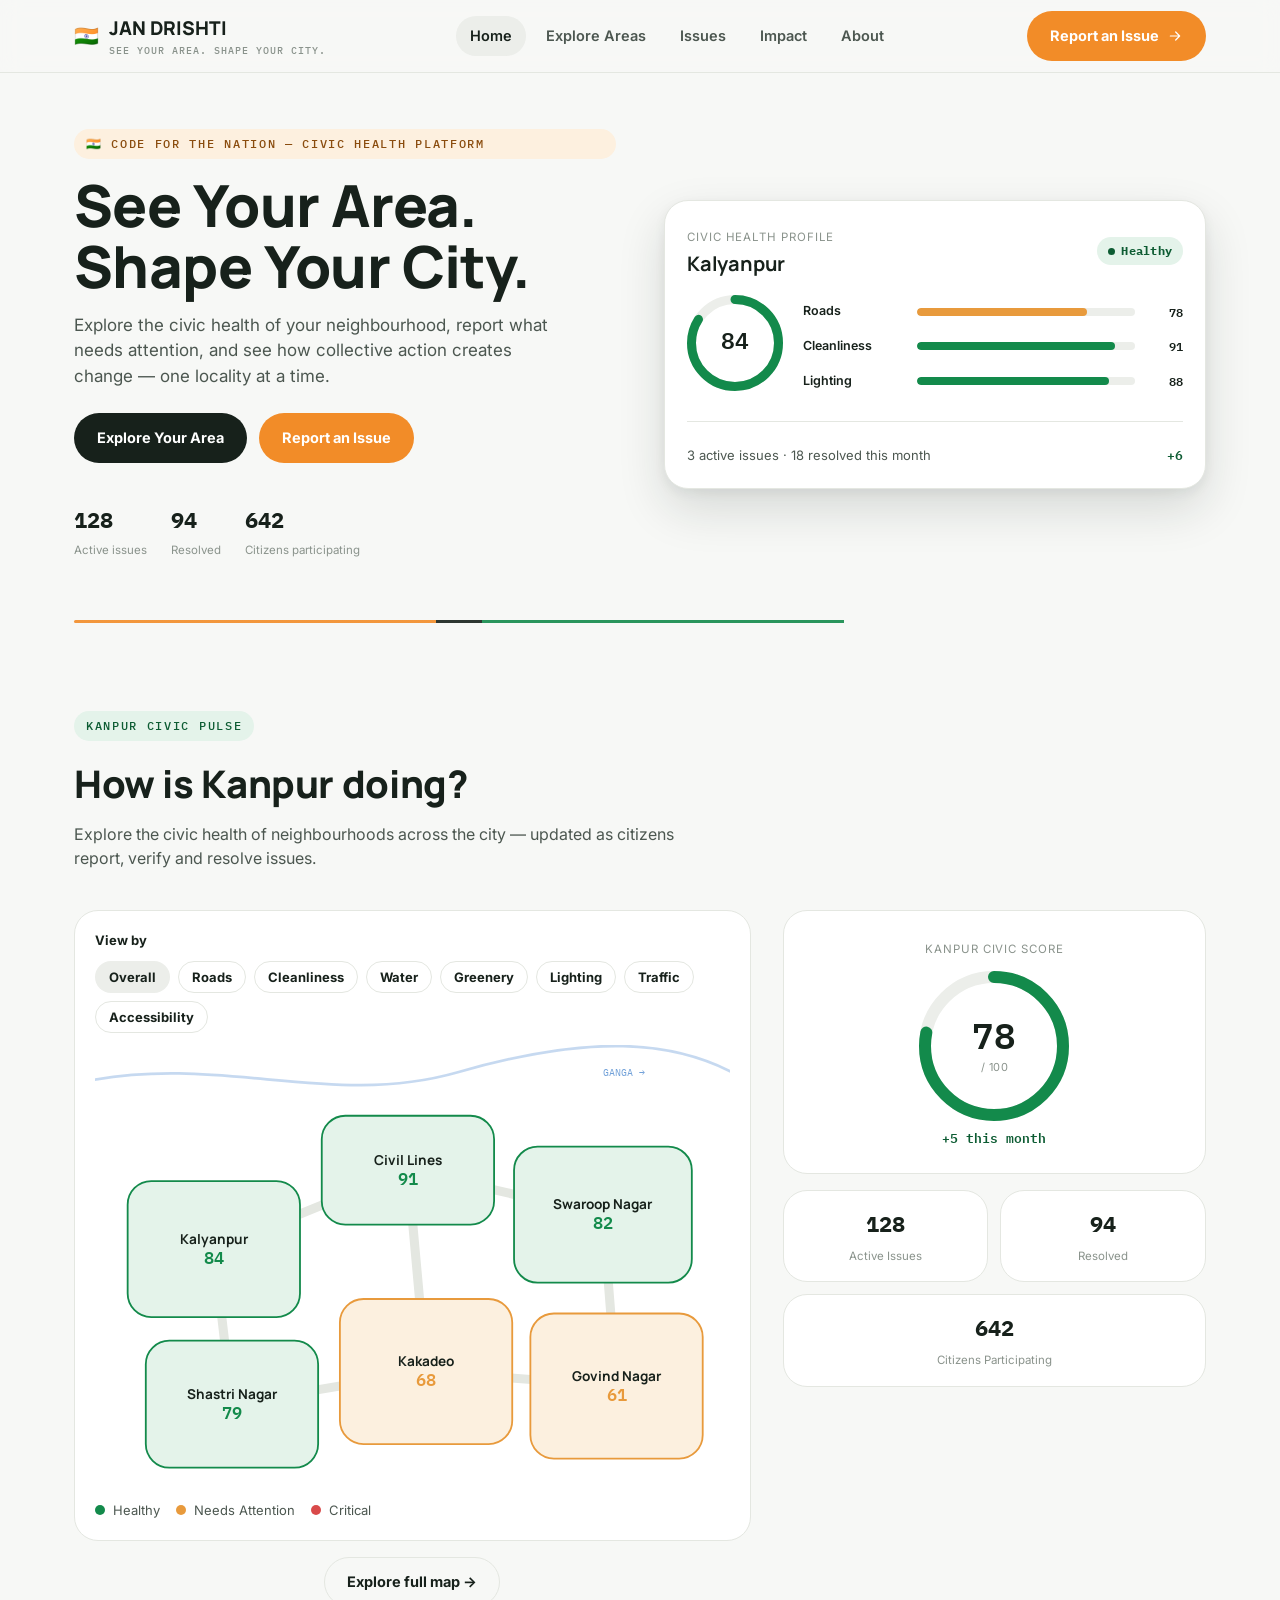
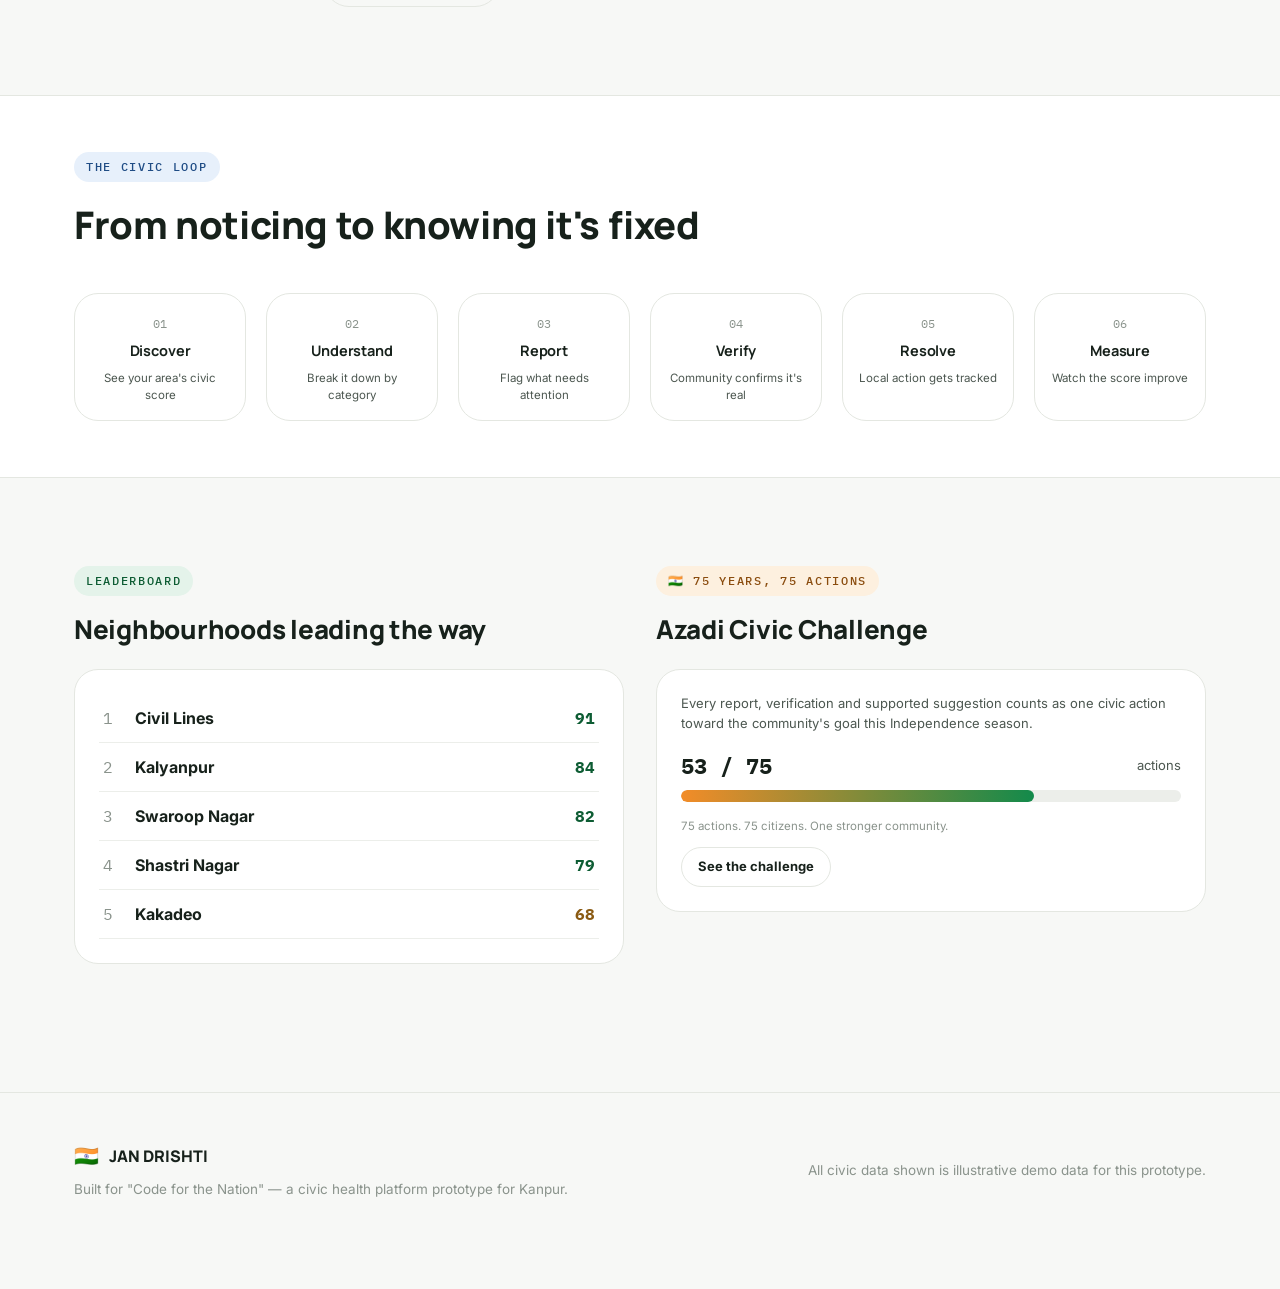
<file: index.html>
<!DOCTYPE html>
<html lang="en">
<head>
<meta charset="UTF-8">
<meta name="viewport" content="width=device-width, initial-scale=1.0">
<title>Jan Drishti — See Your Area. Shape Your City.</title>
<link rel="stylesheet" href="css/style.css">
</head>
<body>

<header class="site-header" id="site-header"></header>

<!-- header -->
<section class="section" style="padding-top:56px;padding-bottom:60px;">
  <div class="wrap">
    <div class="grid grid-2" style="align-items:center;gap:48px;">
      <div class="stack gap-16 reveal">
        <span class="eyebrow saffron">🇮🇳 Code for the Nation — Civic Health Platform</span>
        <h1 style="font-size:clamp(38px,5.4vw,58px);font-weight:800;line-height:1.05;">
          See Your Area.<br>Shape Your City.
        </h1>
        <p class="muted" style="font-size:17px;max-width:480px;">
          Explore the civic health of your neighbourhood, report what needs attention, and see how collective action creates change — one locality at a time.
        </p>
        <div class="flex gap-12 mt-8" style="flex-wrap:wrap;">
          <a href="areas.html" class="btn btn-primary">Explore Your Area</a>
          <a href="report.html" class="btn btn-saffron">Report an Issue</a>
        </div>
        <div class="flex gap-24 mt-24" style="flex-wrap:wrap;">
          <div><span class="mono bold" style="font-size:22px;">128</span><br><span class="tiny faint">Active issues</span></div>
          <div><span class="mono bold" style="font-size:22px;">94</span><br><span class="tiny faint">Resolved</span></div>
          <div><span class="mono bold" style="font-size:22px;">642</span><br><span class="tiny faint">Citizens participating</span></div>
        </div>
      </div>

      <div class="reveal">
        <div class="card" style="padding:22px;box-shadow:var(--shadow-lg);">
          <div class="flex-between mb-16">
            <div>
              <span class="tiny faint" style="text-transform:uppercase;letter-spacing:.08em;">Civic Health Profile</span>
              <h3 style="font-size:20px;margin-top:2px;">Kalyanpur</h3>
            </div>
            <span class="status green">Healthy</span>
          </div>
          <div class="flex-between" style="align-items:center;">
            <div id="heroRing"></div>
            <div class="stack gap-8" style="flex:1;margin-left:20px;">
              <div class="cat-row" style="padding:4px 0;"><span class="cat-name" style="width:100px;font-size:12.5px;">Roads</span><div class="cat-track"><div class="cat-fill" style="width:78%;background:var(--orange);"></div></div><span class="cat-score" style="font-size:12px;">78</span></div>
              <div class="cat-row" style="padding:4px 0;"><span class="cat-name" style="width:100px;font-size:12.5px;">Cleanliness</span><div class="cat-track"><div class="cat-fill" style="width:91%;background:var(--green);"></div></div><span class="cat-score" style="font-size:12px;">91</span></div>
              <div class="cat-row" style="padding:4px 0;"><span class="cat-name" style="width:100px;font-size:12.5px;">Lighting</span><div class="cat-track"><div class="cat-fill" style="width:88%;background:var(--green);"></div></div><span class="cat-score" style="font-size:12px;">88</span></div>
            </div>
          </div>
          <hr class="divider">
          <div class="flex-between small">
            <span class="muted">3 active issues · 18 resolved this month</span>
            <span class="delta up">+6</span>
          </div>
        </div>
      </div>
    </div>
  </div>
</section>

<div class="wrap"><div class="pulse-rule"></div></div>

<!-- ============ KANPUR CIVIC PULSE ============ -->
<section class="section" id="pulse">
  <div class="wrap">
    <div class="section-head reveal">
      <span class="eyebrow">Kanpur Civic Pulse</span>
      <h2>How is Kanpur doing?</h2>
      <p>Explore the civic health of neighbourhoods across the city — updated as citizens report, verify and resolve issues.</p>
    </div>

    <div class="grid" style="grid-template-columns:1.6fr 1fr;gap:32px;align-items:start;">
      <div class="reveal">
        <div class="card" style="padding:20px;">
          <div class="flex-between mb-12" style="flex-wrap:wrap;gap:10px;">
            <span class="small bold">View by</span>
            <div class="flex gap-8" id="mapFilters" style="flex-wrap:wrap;"></div>
          </div>
          <div id="mapContainer" style="height:440px;"></div>
          <div class="flex gap-16 mt-16 small muted" style="flex-wrap:wrap;">
            <span class="flex gap-8" style="align-items:center;"><span style="width:10px;height:10px;border-radius:50%;background:var(--green);display:inline-block;"></span>Healthy</span>
            <span class="flex gap-8" style="align-items:center;"><span style="width:10px;height:10px;border-radius:50%;background:var(--orange);display:inline-block;"></span>Needs Attention</span>
            <span class="flex gap-8" style="align-items:center;"><span style="width:10px;height:10px;border-radius:50%;background:var(--red);display:inline-block;"></span>Critical</span>
          </div>
        </div>
        <div class="flex-center mt-16"><a href="areas.html" class="btn btn-outline">Explore full map →</a></div>
      </div>

      <div class="stack gap-16 reveal">
        <div class="card" style="text-align:center;">
          <span class="tiny faint" style="text-transform:uppercase;letter-spacing:.08em;">Kanpur Civic Score</span>
          <div class="flex-center mt-12" id="cityRing"></div>
          <div class="delta up mt-8" style="display:inline-block;">+5 this month</div>
        </div>
        <div class="grid grid-2" style="gap:12px;">
          <div class="card" style="text-align:center;padding:16px;">
            <span class="mono bold" style="font-size:22px;">128</span>
            <div class="tiny faint mt-8">Active Issues</div>
          </div>
          <div class="card" style="text-align:center;padding:16px;">
            <span class="mono bold" style="font-size:22px;">94</span>
            <div class="tiny faint mt-8">Resolved</div>
          </div>
          <div class="card" style="text-align:center;padding:16px;grid-column:1/-1;">
            <span class="mono bold" style="font-size:22px;">642</span>
            <div class="tiny faint mt-8">Citizens Participating</div>
          </div>
        </div>
      </div>
    </div>
  </div>
</section>

<!-- ============ HOW IT WORKS ============ -->
<section class="section-tight" style="background:var(--bg-raised);border-top:1px solid var(--line);border-bottom:1px solid var(--line);">
  <div class="wrap">
    <div class="section-head reveal"><span class="eyebrow blue">The civic loop</span><h2>From noticing to knowing it's fixed</h2></div>
    <div class="grid loop-grid" id="loopSteps"></div>
  </div>
</section>

<!-- ============ LEADERBOARD PREVIEW ============ -->
<section class="section">
  <div class="wrap">
    <div class="grid grid-2" style="gap:32px;">
      <div class="reveal">
        <div class="section-head" style="margin-bottom:20px;"><span class="eyebrow">Leaderboard</span><h2 style="font-size:26px;">Neighbourhoods leading the way</h2></div>
        <div class="card stack" id="leaderList"></div>
      </div>
      <div class="reveal">
        <div class="section-head" style="margin-bottom:20px;"><span class="eyebrow saffron">🇮🇳 75 years, 75 actions</span><h2 style="font-size:26px;">Azadi Civic Challenge</h2></div>
        <div class="card">
          <p class="muted small">Every report, verification and supported suggestion counts as one civic action toward the community's goal this Independence season.</p>
          <div class="flex-between mt-16 mb-8">
            <span class="mono bold" style="font-size:22px;" id="azadiCount">53 / 75</span>
            <span class="small muted">actions</span>
          </div>
          <div class="cat-track" style="height:12px;"><div class="cat-fill" id="azadiBar" style="width:0%;background:linear-gradient(90deg,var(--saffron),var(--green));"></div></div>
          <p class="tiny faint mt-16">75 actions. 75 citizens. One stronger community.</p>
          <a href="impact.html#azadi" class="btn btn-outline btn-sm mt-12">See the challenge</a>
        </div>
      </div>
    </div>
  </div>
</section>

<footer class="site-footer" id="site-footer"></footer>
<nav class="bottom-nav" id="bottom-nav"></nav>

<script src="js/data.js"></script>
<script src="js/app.js"></script>
<script src="js/map.js"></script>
<script>
  renderChrome('home');

  document.getElementById('heroRing').innerHTML = ringGauge({score:84, size:96, stroke:9, label:''});

  const cityTone = scoreTone(CITY.score);
  document.getElementById('cityRing').innerHTML = ringGauge({score:CITY.score, size:150, stroke:12, label:'/ 100'});

  // map + filters
  const filters = [
    ["overall","Overall"], ["roads","Roads"], ["cleanliness","Cleanliness"], ["water","Water"],
    ["greenery","Greenery"], ["lighting","Lighting"], ["traffic","Traffic"], ["accessibility","Accessibility"]
  ];
  const filterWrap = document.getElementById('mapFilters');
  filterWrap.innerHTML = filters.map(([k,l],i)=>`<button class="btn btn-sm ${i===0?'btn-ghost':'btn-outline'}" data-f="${k}" style="padding:7px 13px;">${l}</button>`).join('');
  const mapApi = renderCivicMap(document.getElementById('mapContainer'), { onSelect:(id)=> location.href = `area.html?id=${id}` });
  filterWrap.querySelectorAll('button').forEach(btn=>{
    btn.addEventListener('click', ()=>{
      filterWrap.querySelectorAll('button').forEach(b=>{ b.classList.remove('btn-ghost'); b.classList.add('btn-outline'); });
      btn.classList.remove('btn-outline'); btn.classList.add('btn-ghost');
      mapApi.setFilter(btn.dataset.f);
    });
  });

  // loop steps
  const loop = [
    ["Discover","See your area's civic score"],
    ["Understand","Break it down by category"],
    ["Report","Flag what needs attention"],
    ["Verify","Community confirms it's real"],
    ["Resolve","Local action gets tracked"],
    ["Measure","Watch the score improve"]
  ];
  document.getElementById('loopSteps').innerHTML = loop.map((s,i)=>`
    <div class="card reveal" style="padding:16px;text-align:center;">
      <span class="mono faint tiny">0${i+1}</span>
      <h4 style="font-size:14.5px;margin-top:6px;">${s[0]}</h4>
      <p class="tiny muted mt-8">${s[1]}</p>
    </div>`).join('');

  // leaderboard preview (top 5)
  document.getElementById('leaderList').innerHTML = LEADERBOARD.slice(0,5).map((a,i)=>`
    <a href="area.html?id=${a.id}" class="flex-between" style="padding:12px 4px;border-bottom:1px solid var(--line-soft);text-decoration:none;color:inherit;">
      <span class="flex gap-12" style="align-items:center;">
        <span class="mono faint" style="width:20px;">${i+1}</span>
        <span class="bold">${a.name}</span>
      </span>
      <span class="mono bold tone-${scoreTone(a.score)}">${a.score}</span>
    </a>`).join('');

  document.getElementById('azadiCount').textContent = `${STATE.azadi} / 75`;
  document.getElementById('azadiBar').style.width = '0%';
  requestAnimationFrame(()=> requestAnimationFrame(()=>{
    document.getElementById('azadiBar').style.width = (STATE.azadi/75*100)+'%';
  }));

  animateRings(); initReveal();
</script>
</body>
</html>
</file>
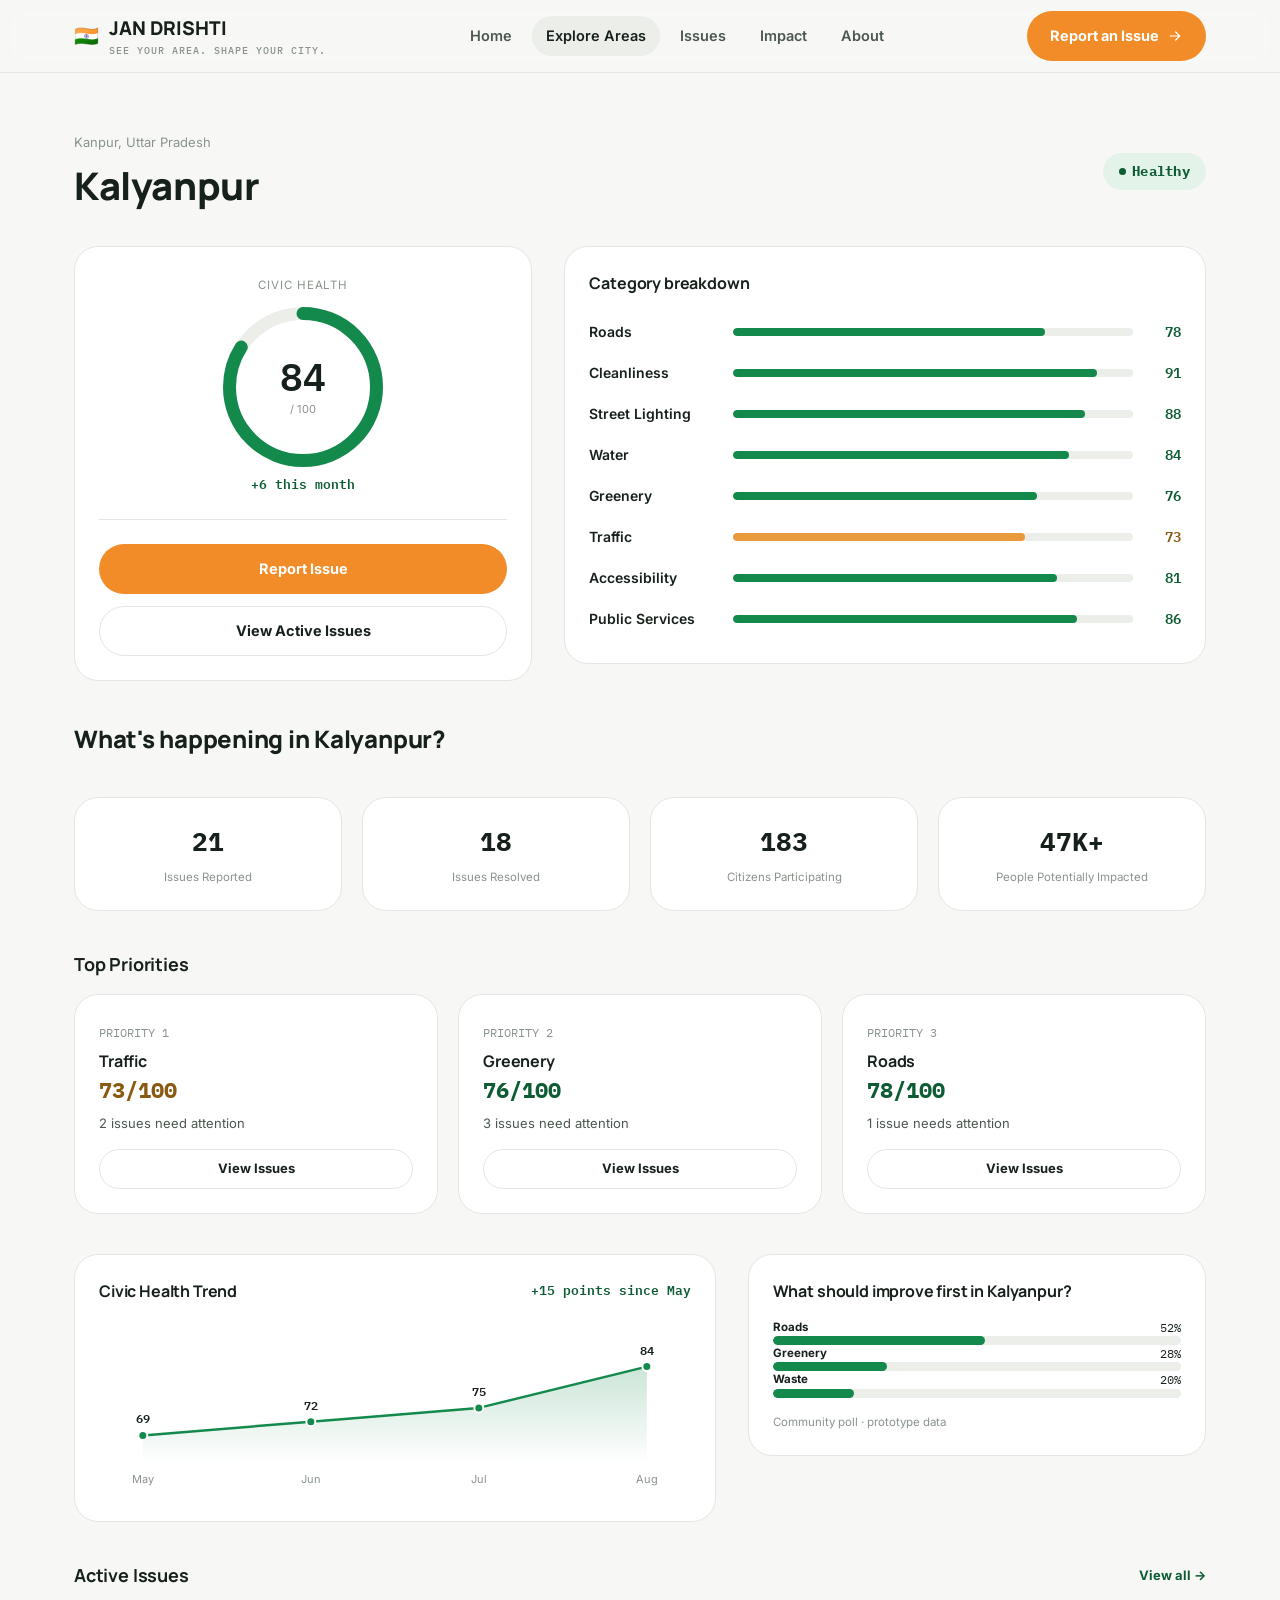
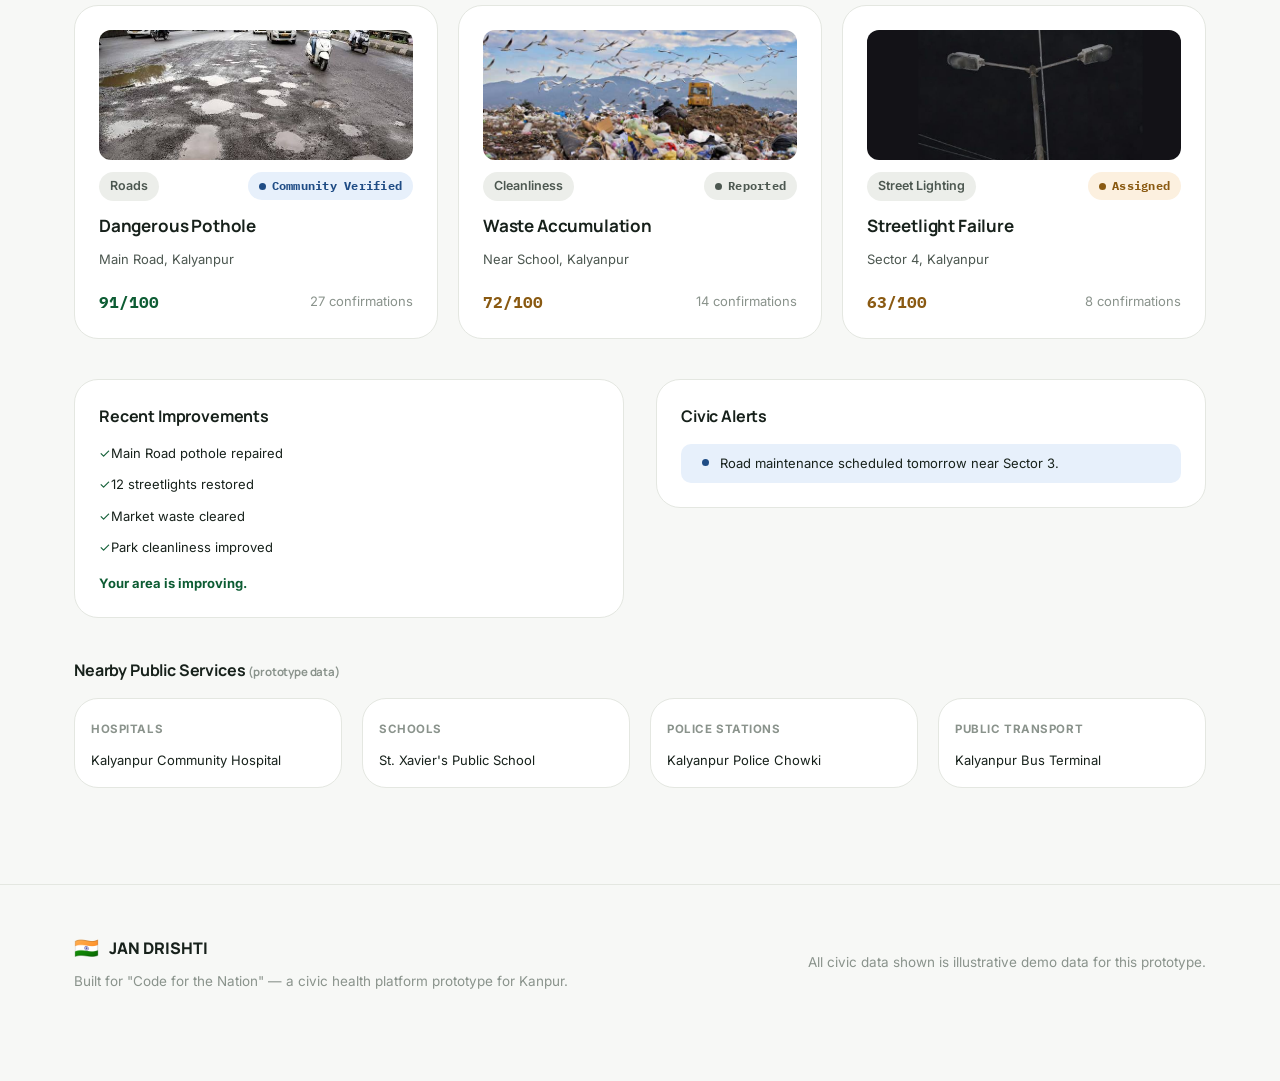
<file: area.html>
<!DOCTYPE html>
<html lang="en">
<head>
<meta charset="UTF-8">
<meta name="viewport" content="width=device-width, initial-scale=1.0">
<title>Area Profile — Jan Drishti</title>
<link rel="stylesheet" href="css/style.css">
</head>
<body>
<header class="site-header" id="site-header"></header>

<section class="section-tight">
  <div class="wrap">

    <!-- ===== Area header ===== -->
    <div class="grid" style="grid-template-columns:1fr auto;gap:24px;align-items:center;" id="areaHead"></div>

    <div class="grid" style="grid-template-columns:1fr 1.4fr;gap:32px;margin-top:32px;align-items:start;">
      <div class="card reveal in" style="text-align:center;">
        <span class="tiny faint" style="text-transform:uppercase;letter-spacing:.08em;">Civic Health</span>
        <div class="flex-center mt-12" id="areaRing"></div>
        <div class="delta mt-8" id="areaDelta" style="display:inline-block;"></div>
        <hr class="divider">
        <div class="flex gap-12">
          <a href="report.html" class="btn btn-saffron btn-block" id="reportBtn">Report Issue</a>
        </div>
        <a href="#activeIssues" class="btn btn-outline btn-block mt-12">View Active Issues</a>
      </div>

      <div class="card reveal in">
        <h3 class="mb-16" style="font-size:16px;">Category breakdown</h3>
        <div id="catBars"></div>
      </div>
    </div>

    <!-- ===== Overview stats ===== -->
    <div class="section-head mt-40 reveal" id="overviewHead"></div>
    <div class="grid grid-4 reveal" id="overviewStats"></div>

    <!-- ===== Top priorities ===== -->
    <div class="mt-40 reveal">
      <h3 class="mb-16" style="font-size:18px;">Top Priorities</h3>
      <div class="grid grid-3" id="priorities"></div>
    </div>

    <!-- ===== Trend ===== -->
    <div class="grid mt-40" style="grid-template-columns:1.4fr 1fr;gap:32px;align-items:start;">
      <div class="card reveal in">
        <div class="flex-between mb-8">
          <h3 style="font-size:16px;">Civic Health Trend</h3>
          <span class="delta up" id="trendDelta"></span>
        </div>
        <div id="trendBox"></div>
      </div>

      <div class="card reveal in" id="pollBox"></div>
    </div>

    <!-- ===== Active issues ===== -->
    <div class="mt-40 reveal" id="activeIssues">
      <div class="flex-between mb-16">
        <h3 style="font-size:18px;">Active Issues</h3>
        <a href="issues.html" class="small bold" style="color:var(--green-ink);">View all →</a>
      </div>
      <div class="grid grid-3" id="issuesGrid"></div>
    </div>

    <!-- ===== What's changed ===== -->
    <div class="grid mt-40" style="grid-template-columns:1fr 1fr;gap:32px;align-items:start;">
      <div class="card reveal in">
        <h3 class="mb-16" style="font-size:16px;">Recent Improvements</h3>
        <ul class="stack gap-12" id="improvements"></ul>
        <p class="small bold mt-16" style="color:var(--green-ink);">Your area is improving.</p>
      </div>
      <div class="card reveal in">
        <h3 class="mb-16" style="font-size:16px;">Civic Alerts</h3>
        <ul class="stack gap-10" id="alerts"></ul>
        <div id="noAlerts" class="muted small hidden">No active alerts for this area right now.</div>
      </div>
    </div>

    <!-- ===== Nearby services ===== -->
    <div class="mt-40 reveal">
      <h3 class="mb-16" style="font-size:16px;">Nearby Public Services <span class="tiny faint">(prototype data)</span></h3>
      <div class="grid grid-4" id="nearby"></div>
    </div>

  </div>
</section>

<footer class="site-footer" id="site-footer"></footer>
<nav class="bottom-nav" id="bottom-nav"></nav>

<script src="js/data.js"></script>
<script src="js/app.js"></script>
<script>
  renderChrome('areas');
  const area = findArea(qs('id')) || AREAS[0];
  document.title = `${area.name} — Jan Drishti`;

  document.getElementById('areaHead').innerHTML = `
    <div>
      <span class="faint small">${area.city}</span>
      <h1 style="font-size:clamp(28px,4vw,38px);font-weight:800;margin-top:4px;">${area.name}</h1>
    </div>
    <span class="status ${scoreTone(area.score)}" style="font-size:14px;padding:8px 16px;">${scoreTone(area.score)==='green'?'Healthy':scoreTone(area.score)==='orange'?'Needs Attention':'Critical'}</span>
  `;
  document.getElementById('areaRing').innerHTML = ringGauge({score:area.score, size:160, stroke:13, label:'/ 100'});
  const dEl = document.getElementById('areaDelta');
  dEl.textContent = `${area.delta>=0?'+':''}${area.delta} this month`;
  dEl.classList.add(area.delta>=0?'up':'down');
  document.getElementById('reportBtn').href = `report.html?area=${area.id}`;

  document.getElementById('catBars').innerHTML = categoryBars(area.categories);

  document.getElementById('overviewHead').innerHTML = `<h2 style="font-size:24px;">What's happening in ${area.name}?</h2>`;
  const areaIssues = issuesForArea(area.id);
  const overview = [
    [String(areaIssues.length + area.resolvedThisMonth), "Issues Reported"],
    [String(area.resolvedThisMonth), "Issues Resolved"],
    [String(area.citizens), "Citizens Participating"],
    [area.impacted, "People Potentially Impacted"]
  ];
  document.getElementById('overviewStats').innerHTML = overview.map(([num,lbl])=>`
    <div class="card" style="text-align:center;">
      <span class="mono bold" style="font-size:26px;">${num}</span>
      <div class="tiny faint mt-8">${lbl}</div>
    </div>`).join('');

  // top priorities = 3 lowest-scoring categories
  const sortedCats = Object.entries(area.categories).sort((a,b)=>a[1]-b[1]).slice(0,3);
  document.getElementById('priorities').innerHTML = sortedCats.map(([key,val],i)=>{
    const meta = CATEGORY_META[key];
    const relatedCount = areaIssues.filter(is=>is.category===key).length || (i+2);
    return `
    <div class="card">
      <span class="mono faint tiny">PRIORITY ${i+1}</span>
      <h4 style="font-size:16px;margin-top:6px;">${meta.label}</h4>
      <span class="mono bold tone-${scoreTone(val)}" style="font-size:22px;">${val}/100</span>
      <p class="small muted mt-8">${relatedCount} ${relatedCount===1?'issue needs':'issues need'} attention</p>
      <a href="issues.html?area=${area.id}&category=${key}" class="btn btn-outline btn-sm btn-block mt-16">View Issues</a>
    </div>`;
  }).join('');

  document.getElementById('trendBox').innerHTML = trendChart(area.trend);
  const first = area.trend[0][1], last = area.trend[area.trend.length-1][1];
  document.getElementById('trendDelta').textContent = `+${last-first} points since ${area.trend[0][0]}`;

  const poll = POLLS[area.id];
  const pollBox = document.getElementById('pollBox');
  if(poll){
    pollBox.innerHTML = `
      <h3 class="mb-16" style="font-size:16px;">${poll.question}</h3>
      <div class="stack gap-14" id="pollOptions"></div>
      <p class="tiny faint mt-16">Community poll · prototype data</p>`;
    document.getElementById('pollOptions').innerHTML = poll.options.map(([label,pct])=>`
      <div>
        <div class="flex-between tiny mb-4"><span class="bold">${label}</span><span class="mono">${pct}%</span></div>
        <div class="cat-track" style="height:9px;"><div class="cat-fill" style="width:${pct}%;background:var(--green);"></div></div>
      </div>`).join('');
  } else {
    pollBox.innerHTML = `
      <h3 class="mb-16" style="font-size:16px;">Suggest an improvement</h3>
      <p class="small muted">Have an idea for ${area.name}? Community suggestions with the most support get flagged as area priorities.</p>
      <a href="impact.html#suggestions" class="btn btn-outline btn-sm mt-16">Suggest an idea</a>`;
  }

  const issuesGrid = document.getElementById('issuesGrid');
  const activeArr = areaIssues.filter(i=>!i.resolved);
  issuesGrid.innerHTML = activeArr.length ? activeArr.map(issueCard).join('') : `<p class="muted small">No active issues reported in ${area.name} right now.</p>`;
  issuesGrid.addEventListener('click', (e)=>{
    const card = e.target.closest('.issue-card');
    if(card) location.href = `issues.html?issue=${card.dataset.id}`;
  });

  document.getElementById('improvements').innerHTML = area.improvements.length
    ? area.improvements.map(t=>`<li class="flex gap-10 small" style="align-items:flex-start;"><span style="color:var(--green-ink);flex-shrink:0;">✓</span><span>${t}</span></li>`).join('')
    : `<li class="muted small">No recent improvements logged yet.</li>`;

  const alertsList = document.getElementById('alerts');
  if(area.alerts.length){
    alertsList.innerHTML = area.alerts.map(a=>`
      <li class="flex gap-10" style="align-items:flex-start;padding:10px;background:var(--${a.tone}-tint);border-radius:10px;">
        <span class="status ${a.tone}" style="flex-shrink:0;"></span>
        <span class="small">${a.text}</span>
      </li>`).join('');
  } else {
    document.getElementById('noAlerts').classList.remove('hidden');
  }

  document.getElementById('nearby').innerHTML = Object.entries(area.nearby).map(([cat,list])=>`
    <div class="card" style="padding:16px;">
      <span class="tiny bold faint" style="text-transform:uppercase;letter-spacing:.05em;">${cat}</span>
      <ul class="stack gap-6 mt-12 small">${list.map(n=>`<li>${n}</li>`).join('')}</ul>
    </div>`).join('');

  animateRings(); animateBars(); initReveal();
</script>
</body>
</html>
</file>
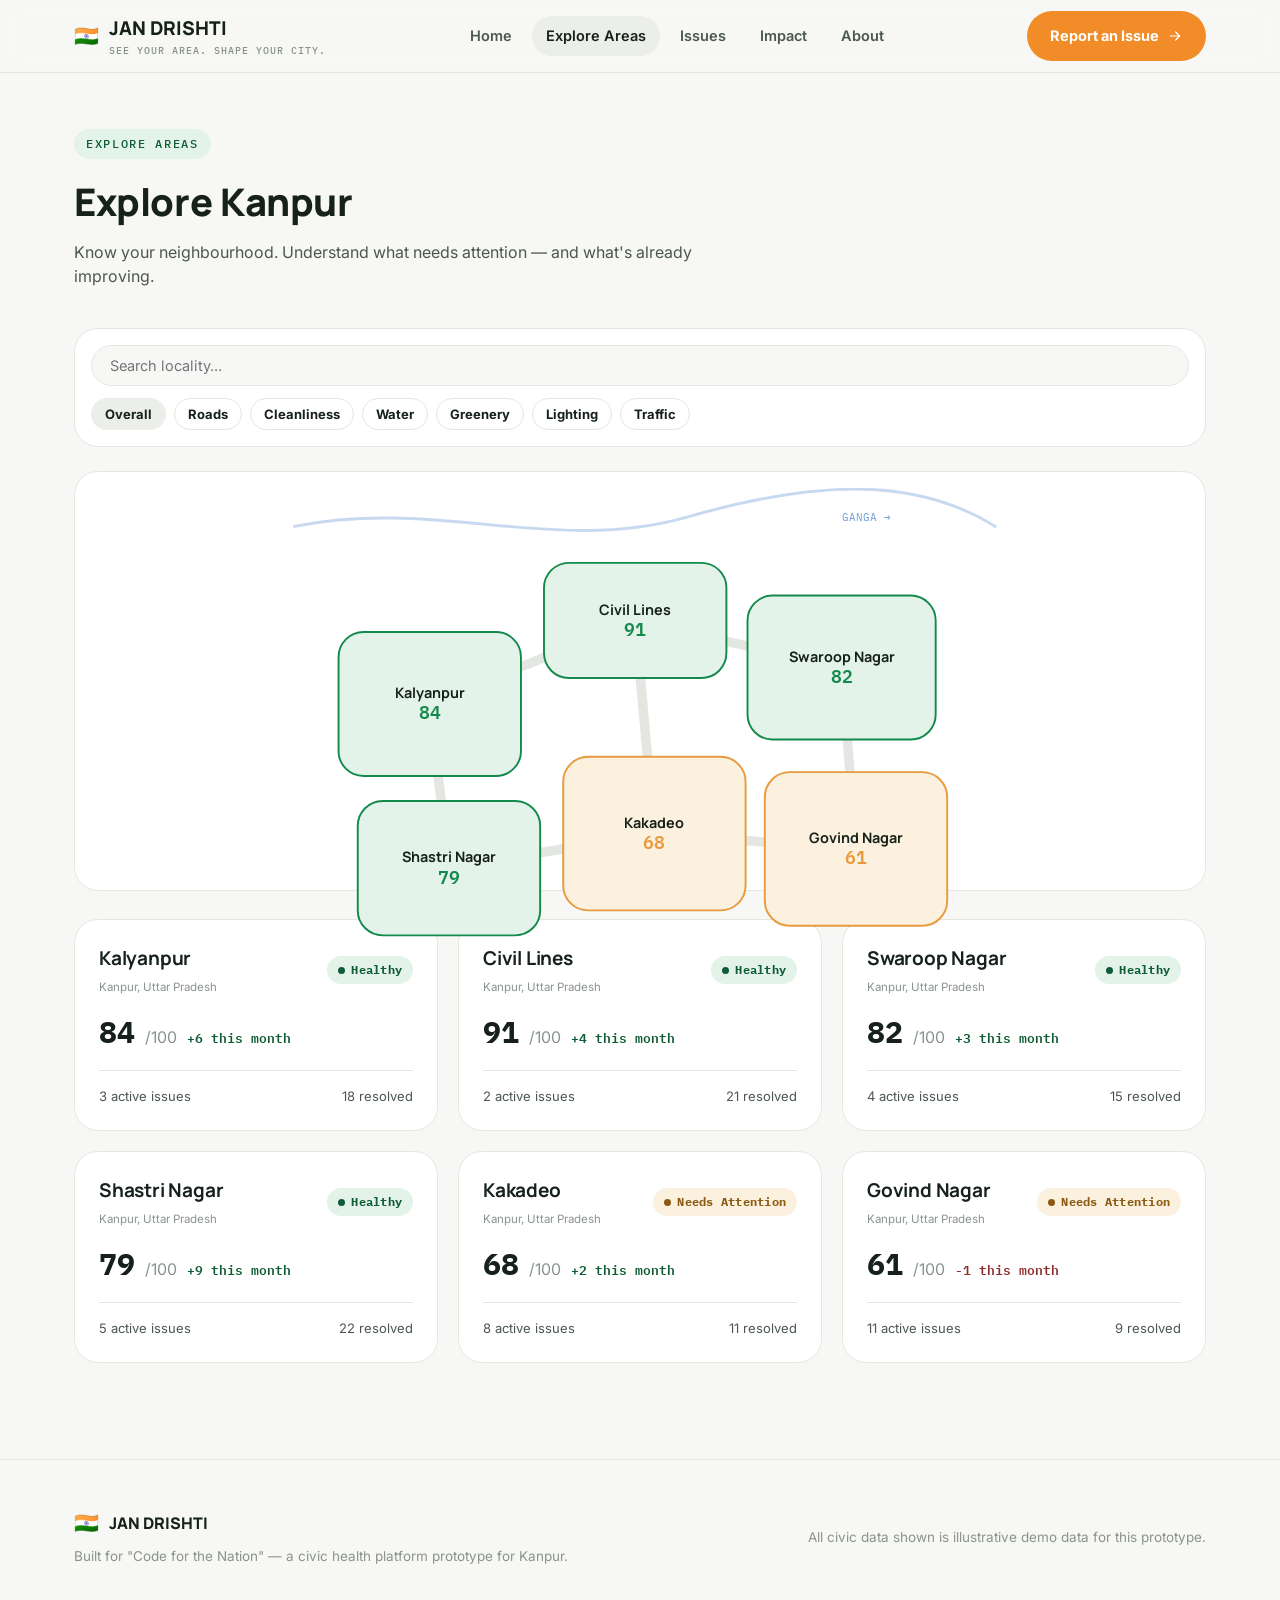
<file: areas.html>
<!DOCTYPE html>
<html lang="en">
<head>
<meta charset="UTF-8">
<meta name="viewport" content="width=device-width, initial-scale=1.0">
<title>Explore Kanpur — Jan Drishti</title>
<link rel="stylesheet" href="css/style.css">
</head>
<body>
<header class="site-header" id="site-header"></header>

<section class="section-tight">
  <div class="wrap">
    <div class="section-head reveal in">
      <span class="eyebrow">Explore Areas</span>
      <h2>Explore Kanpur</h2>
      <p>Know your neighbourhood. Understand what needs attention — and what's already improving.</p>
    </div>

    <div class="card" style="padding:16px;margin-bottom:24px;">
      <div class="flex gap-12" style="flex-wrap:wrap;align-items:center;">
        <input id="searchBox" type="text" placeholder="Search locality..." style="flex:1;min-width:200px;border:1px solid var(--line);border-radius:var(--r-pill);padding:11px 18px;font-size:14.5px;font-family:inherit;background:var(--bg);">
      </div>
      <div class="flex gap-8 mt-12" id="catFilters" style="flex-wrap:wrap;"></div>
    </div>

    <div id="mapMini" class="card reveal in" style="padding:16px;margin-bottom:28px;height:420px;"></div>

    <div class="grid grid-3" id="areaGrid"></div>
    <p id="emptyState" class="muted small hidden" style="text-align:center;padding:40px 0;">No localities match your search. Try another name.</p>
  </div>
</section>

<footer class="site-footer" id="site-footer"></footer>
<nav class="bottom-nav" id="bottom-nav"></nav>

<script src="js/data.js"></script>
<script src="js/app.js"></script>
<script src="js/map.js"></script>
<script>
  renderChrome('areas');

  const filters = [["overall","Overall"],["roads","Roads"],["cleanliness","Cleanliness"],["water","Water"],["greenery","Greenery"],["lighting","Lighting"],["traffic","Traffic"]];
  const catFilters = document.getElementById('catFilters');
  catFilters.innerHTML = filters.map(([k,l],i)=>`<button class="btn btn-sm ${i===0?'btn-ghost':'btn-outline'}" data-f="${k}" style="padding:7px 13px;">${l}</button>`).join('');
  const mapApi = renderCivicMap(document.getElementById('mapMini'), { onSelect:(id)=> location.href = `area.html?id=${id}` });
  let activeFilter = 'overall';
  catFilters.querySelectorAll('button').forEach(btn=>{
    btn.addEventListener('click', ()=>{
      catFilters.querySelectorAll('button').forEach(b=>{ b.classList.remove('btn-ghost'); b.classList.add('btn-outline'); });
      btn.classList.remove('btn-outline'); btn.classList.add('btn-ghost');
      activeFilter = btn.dataset.f;
      mapApi.setFilter(activeFilter);
      renderGrid();
    });
  });

  const grid = document.getElementById('areaGrid');
  const empty = document.getElementById('emptyState');
  function renderGrid(){
    const q = document.getElementById('searchBox').value.trim().toLowerCase();
    let list = AREAS.filter(a => a.name.toLowerCase().includes(q));
    if(activeFilter !== 'overall'){
      list = [...list].sort((a,b)=> b.categories[activeFilter] - a.categories[activeFilter]);
    }
    grid.innerHTML = list.map(areaCard).join('');
    empty.classList.toggle('hidden', list.length>0);
  }
  document.getElementById('searchBox').addEventListener('input', renderGrid);
  renderGrid();
  initReveal();
</script>
</body>
</html>
</file>
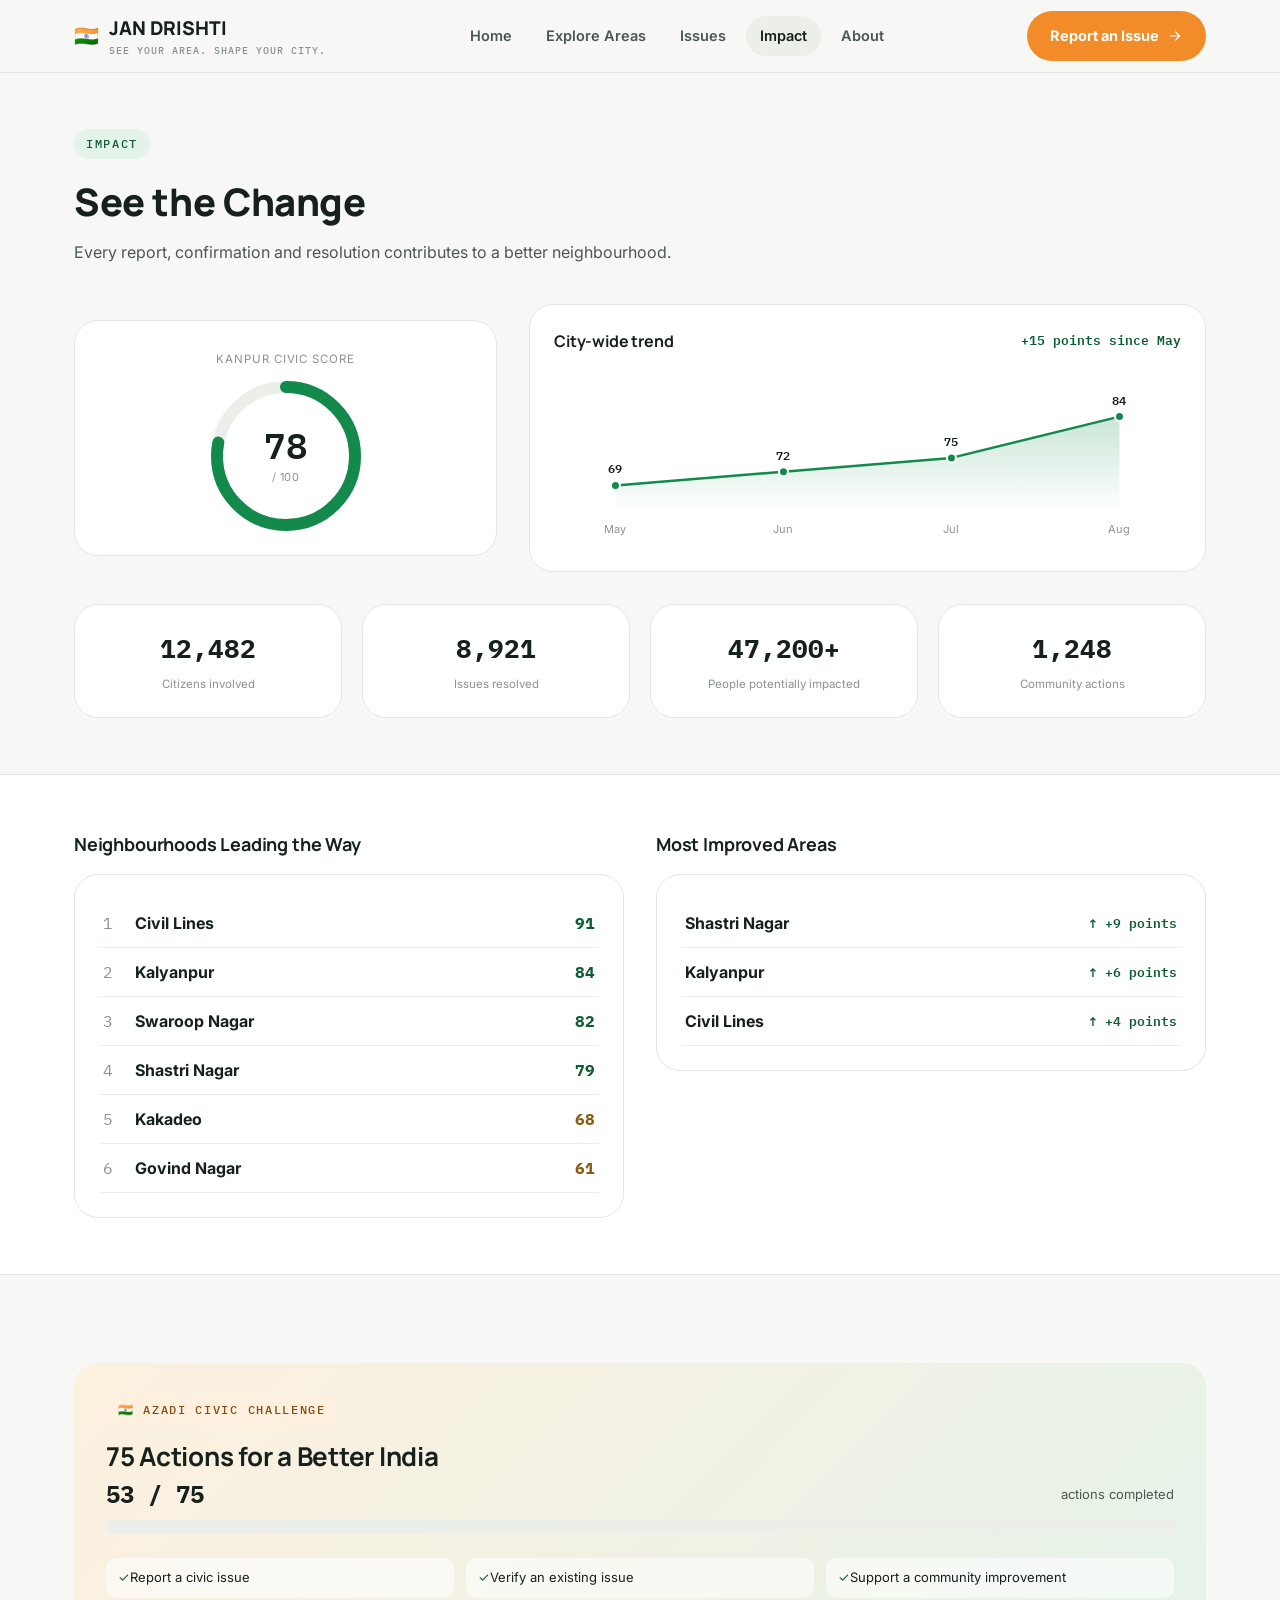
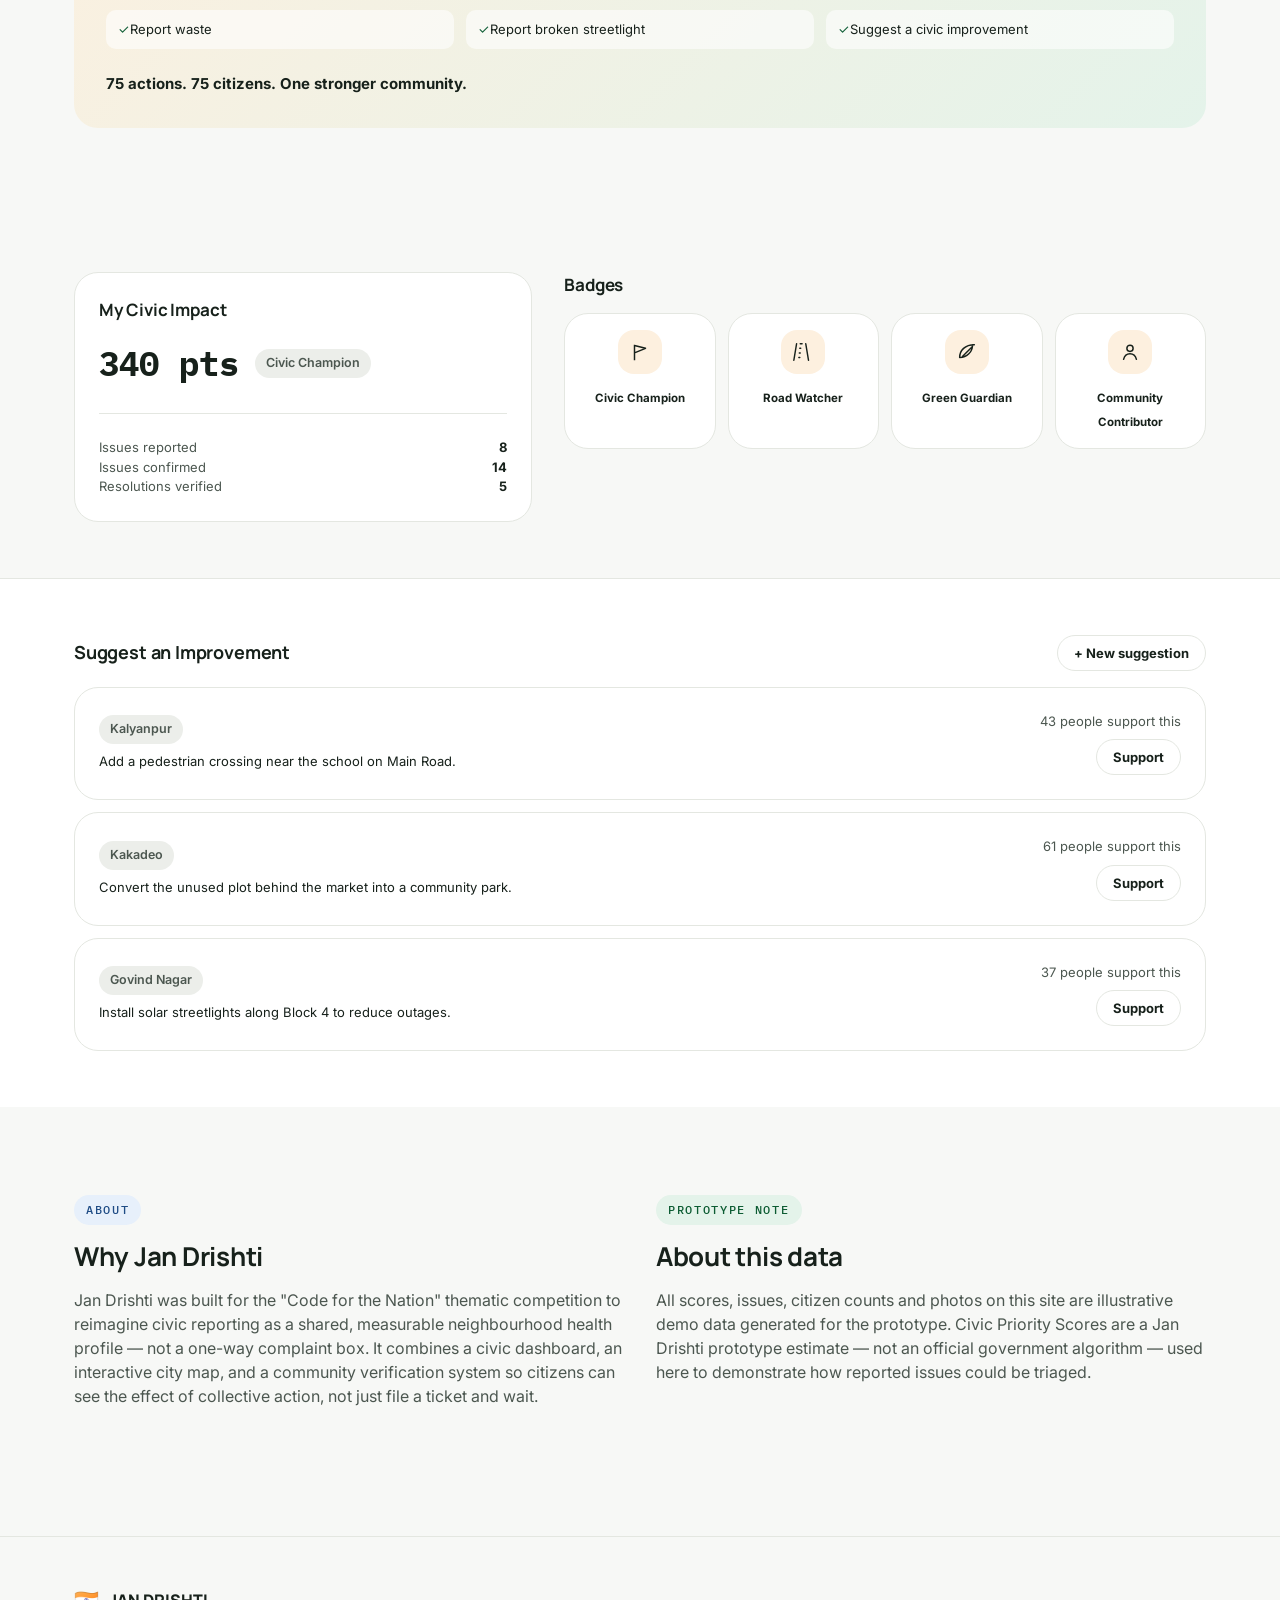
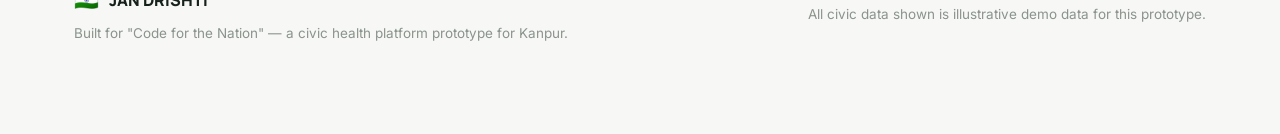
<file: impact.html>
<!DOCTYPE html>
<html lang="en">
<head>
<meta charset="UTF-8">
<meta name="viewport" content="width=device-width, initial-scale=1.0">
<title>See the Change — Jan Drishti</title>
<link rel="stylesheet" href="css/style.css">
</head>
<body>
<header class="site-header" id="site-header"></header>

<section class="section-tight">
  <div class="wrap">
    <div class="section-head reveal in">
      <span class="eyebrow">Impact</span>
      <h2>See the Change</h2>
      <p>Every report, confirmation and resolution contributes to a better neighbourhood.</p>
    </div>

    <div class="grid" style="grid-template-columns:1fr 1.6fr;gap:32px;align-items:center;">
      <div class="card reveal in" style="text-align:center;">
        <span class="tiny faint" style="text-transform:uppercase;letter-spacing:.08em;">Kanpur Civic Score</span>
        <div class="flex-center mt-12" id="cityRing"></div>
      </div>
      <div class="card reveal in">
        <div class="flex-between mb-8"><h3 style="font-size:16px;">City-wide trend</h3><span class="delta up">+15 points since May</span></div>
        <div id="cityTrend"></div>
      </div>
    </div>

    <div class="grid grid-4 mt-32 reveal" id="impactStats"></div>
  </div>
</section>

<!-- ===== leaderboard + most improved ===== -->
<section class="section-tight" style="background:var(--bg-raised);border-top:1px solid var(--line);border-bottom:1px solid var(--line);">
  <div class="wrap">
    <div class="grid grid-2" style="gap:32px;">
      <div class="reveal">
        <h3 class="mb-16" style="font-size:18px;">Neighbourhoods Leading the Way</h3>
        <div class="card stack" id="leaderList"></div>
      </div>
      <div class="reveal">
        <h3 class="mb-16" style="font-size:18px;">Most Improved Areas</h3>
        <div class="card stack" id="improvedList"></div>
      </div>
    </div>
  </div>
</section>

<!-- ===== Azadi challenge ===== -->
<section class="section" id="azadi">
  <div class="wrap">
    <div class="card reveal in" style="padding:32px;background:linear-gradient(135deg, var(--saffron-tint), var(--green-tint));border:none;">
      <span class="eyebrow saffron">🇮🇳 Azadi Civic Challenge</span>
      <h2 class="mt-12" style="font-size:26px;">75 Actions for a Better India</h2>
      <div class="flex-between mt-20 mb-8">
        <span class="mono bold" style="font-size:24px;" id="azadiCount"></span>
        <span class="muted small">actions completed</span>
      </div>
      <div class="cat-track" style="height:14px;"><div class="cat-fill" id="azadiBar" style="width:0%;background:linear-gradient(90deg,var(--saffron),var(--green));"></div></div>
      <div class="grid grid-3 mt-24" id="azadiActions" style="gap:12px;"></div>
      <p class="bold mt-24" style="font-size:15px;">75 actions. 75 citizens. One stronger community.</p>
    </div>
  </div>
</section>

<!-- ===== citizen profile ===== -->
<section class="section-tight">
  <div class="wrap">
    <div class="grid" style="grid-template-columns:1fr 1.4fr;gap:32px;align-items:start;">
      <div class="card reveal in">
        <h3 style="font-size:17px;">My Civic Impact</h3>
        <div class="flex gap-16 mt-16" style="align-items:center;">
          <span class="mono bold" style="font-size:34px;" id="myPoints"></span>
          <span class="tag" id="myBadge"></span>
        </div>
        <hr class="divider">
        <div class="stack gap-10 small" id="myActivity"></div>
      </div>
      <div class="reveal">
        <h3 class="mb-16" style="font-size:17px;">Badges</h3>
        <div class="grid grid-4" id="badgeGrid" style="gap:12px;"></div>
      </div>
    </div>
  </div>
</section>

<!-- ===== suggestions ===== -->
<section class="section-tight" id="suggestions" style="background:var(--bg-raised);border-top:1px solid var(--line);">
  <div class="wrap">
    <div class="flex-between mb-16" style="flex-wrap:wrap;gap:12px;">
      <h3 style="font-size:18px;">Suggest an Improvement</h3>
      <button class="btn btn-outline btn-sm" id="addSuggestionBtn">+ New suggestion</button>
    </div>
    <div class="stack gap-12" id="suggestionList"></div>
  </div>
</section>

<!-- ===== about ===== -->
<section class="section" id="about">
  <div class="wrap">
    <div class="grid" style="grid-template-columns:1fr 1fr;gap:32px;">
      <div class="reveal">
        <span class="eyebrow blue">About</span>
        <h2 class="mt-12" style="font-size:26px;">Why Jan Drishti</h2>
        <p class="muted mt-12">Jan Drishti was built for the "Code for the Nation" thematic competition to reimagine civic reporting as a shared, measurable neighbourhood health profile — not a one-way complaint box. It combines a civic dashboard, an interactive city map, and a community verification system so citizens can see the effect of collective action, not just file a ticket and wait.</p>
      </div>
      <div class="reveal">
        <span class="eyebrow">Prototype note</span>
        <h2 class="mt-12" style="font-size:26px;">About this data</h2>
        <p class="muted mt-12">All scores, issues, citizen counts and photos on this site are illustrative demo data generated for the prototype. Civic Priority Scores are a Jan Drishti prototype estimate — not an official government algorithm — used here to demonstrate how reported issues could be triaged.</p>
      </div>
    </div>
  </div>
</section>

<footer class="site-footer" id="site-footer"></footer>
<nav class="bottom-nav" id="bottom-nav"></nav>

<script src="js/data.js"></script>
<script src="js/app.js"></script>
<script>
  renderChrome('impact');

  document.getElementById('cityRing').innerHTML = ringGauge({score:CITY.score, size:150, stroke:12, label:'/ 100'});
  document.getElementById('cityTrend').innerHTML = trendChart([["May",69],["Jun",72],["Jul",75],["Aug",CITY.score+6>84?84:CITY.score+6]]);

  document.getElementById('impactStats').innerHTML = [
    [IMPACT_STATS.citizensInvolved.toLocaleString(), "Citizens involved"],
    [IMPACT_STATS.issuesResolved.toLocaleString(), "Issues resolved"],
    [IMPACT_STATS.peopleImpacted, "People potentially impacted"],
    [IMPACT_STATS.communityActions.toLocaleString(), "Community actions"]
  ].map(([num,lbl])=>`
    <div class="card" style="text-align:center;">
      <span class="mono bold" style="font-size:26px;">${num}</span>
      <div class="tiny faint mt-8">${lbl}</div>
    </div>`).join('');

  document.getElementById('leaderList').innerHTML = LEADERBOARD.map((a,i)=>`
    <a href="area.html?id=${a.id}" class="flex-between" style="padding:12px 4px;border-bottom:1px solid var(--line-soft);text-decoration:none;color:inherit;">
      <span class="flex gap-12" style="align-items:center;">
        <span class="mono faint" style="width:20px;">${i+1}</span>
        <span class="bold">${a.name}</span>
      </span>
      <span class="mono bold tone-${scoreTone(a.score)}">${a.score}</span>
    </a>`).join('');

  document.getElementById('improvedList').innerHTML = MOST_IMPROVED.map(a=>`
    <a href="area.html?id=${a.id}" class="flex-between" style="padding:12px 4px;border-bottom:1px solid var(--line-soft);text-decoration:none;color:inherit;">
      <span class="bold">${a.name}</span>
      <span class="delta up">↑ +${a.delta} points</span>
    </a>`).join('');

  document.getElementById('azadiCount').textContent = `${STATE.azadi} / 75`;
  const azadiActionsList = ["Report a civic issue","Verify an existing issue","Support a community improvement","Report waste","Report broken streetlight","Suggest a civic improvement"];
  document.getElementById('azadiActions').innerHTML = azadiActionsList.map(a=>`
    <div class="flex gap-10 small" style="align-items:center;background:rgba(255,255,255,.6);padding:10px 12px;border-radius:10px;">
      <span style="color:var(--green-ink);">✓</span><span>${a}</span>
    </div>`).join('');

  document.getElementById('myPoints').textContent = STATE.points + ' pts';
  document.getElementById('myBadge').textContent = STATE.badges[0];
  document.getElementById('myActivity').innerHTML = `
    <div class="flex-between"><span class="muted">Issues reported</span><span class="bold">${STATE.reported}</span></div>
    <div class="flex-between"><span class="muted">Issues confirmed</span><span class="bold">${STATE.confirmedCount}</span></div>
    <div class="flex-between"><span class="muted">Resolutions verified</span><span class="bold">${STATE.verified}</span></div>
  `;
  const badges = [
    ["Civic Champion","flag"], ["Road Watcher","road"], ["Green Guardian","leaf"], ["Community Contributor","user"]
  ];
  document.getElementById('badgeGrid').innerHTML = badges.map(([name,ic])=>`
    <div class="card" style="text-align:center;padding:16px;">
      <div class="badge-icon" style="margin:0 auto 10px;">${icon(ic)}</div>
      <span class="tiny bold">${name}</span>
    </div>`).join('');

  function renderSuggestions(){
    document.getElementById('suggestionList').innerHTML = SUGGESTIONS.map(s=>{
      const area = findArea(s.area);
      const supported = !!STATE.confirmed['sugg-'+s.id];
      return `
      <div class="card flex-between" style="align-items:center;flex-wrap:wrap;gap:12px;">
        <div>
          <span class="tag">${area.name}</span>
          <p class="small mt-8" style="max-width:420px;">${s.text}</p>
        </div>
        <div class="stack gap-8" style="align-items:flex-end;">
          <span class="small muted">${s.support} people support this</span>
          <button class="btn ${supported?'btn-ghost':'btn-outline'} btn-sm" data-id="${s.id}" ${supported?'disabled':''}>${supported?'✓ Supported':'Support'}</button>
        </div>
      </div>`;
    }).join('');
    document.querySelectorAll('#suggestionList button[data-id]').forEach(btn=>{
      btn.addEventListener('click', ()=>{
        const s = SUGGESTIONS.find(x=>x.id===btn.dataset.id);
        if(STATE.confirmed['sugg-'+s.id]) return;
        STATE.confirmed['sugg-'+s.id] = true; s.support += 1; STATE.points += 3; saveState(STATE);
        renderSuggestions();
      });
    });
  }
  renderSuggestions();

  document.getElementById('addSuggestionBtn').addEventListener('click', ()=>{
    const text = prompt("What would you like to suggest for your area?");
    if(text && text.trim()){
      SUGGESTIONS.unshift({ id:'s'+Date.now(), area: AREAS[0].id, text: text.trim(), support: 1 });
      renderSuggestions();
    }
  });

  animateRings(); initReveal();
</script>
</body>
</html>
</file>
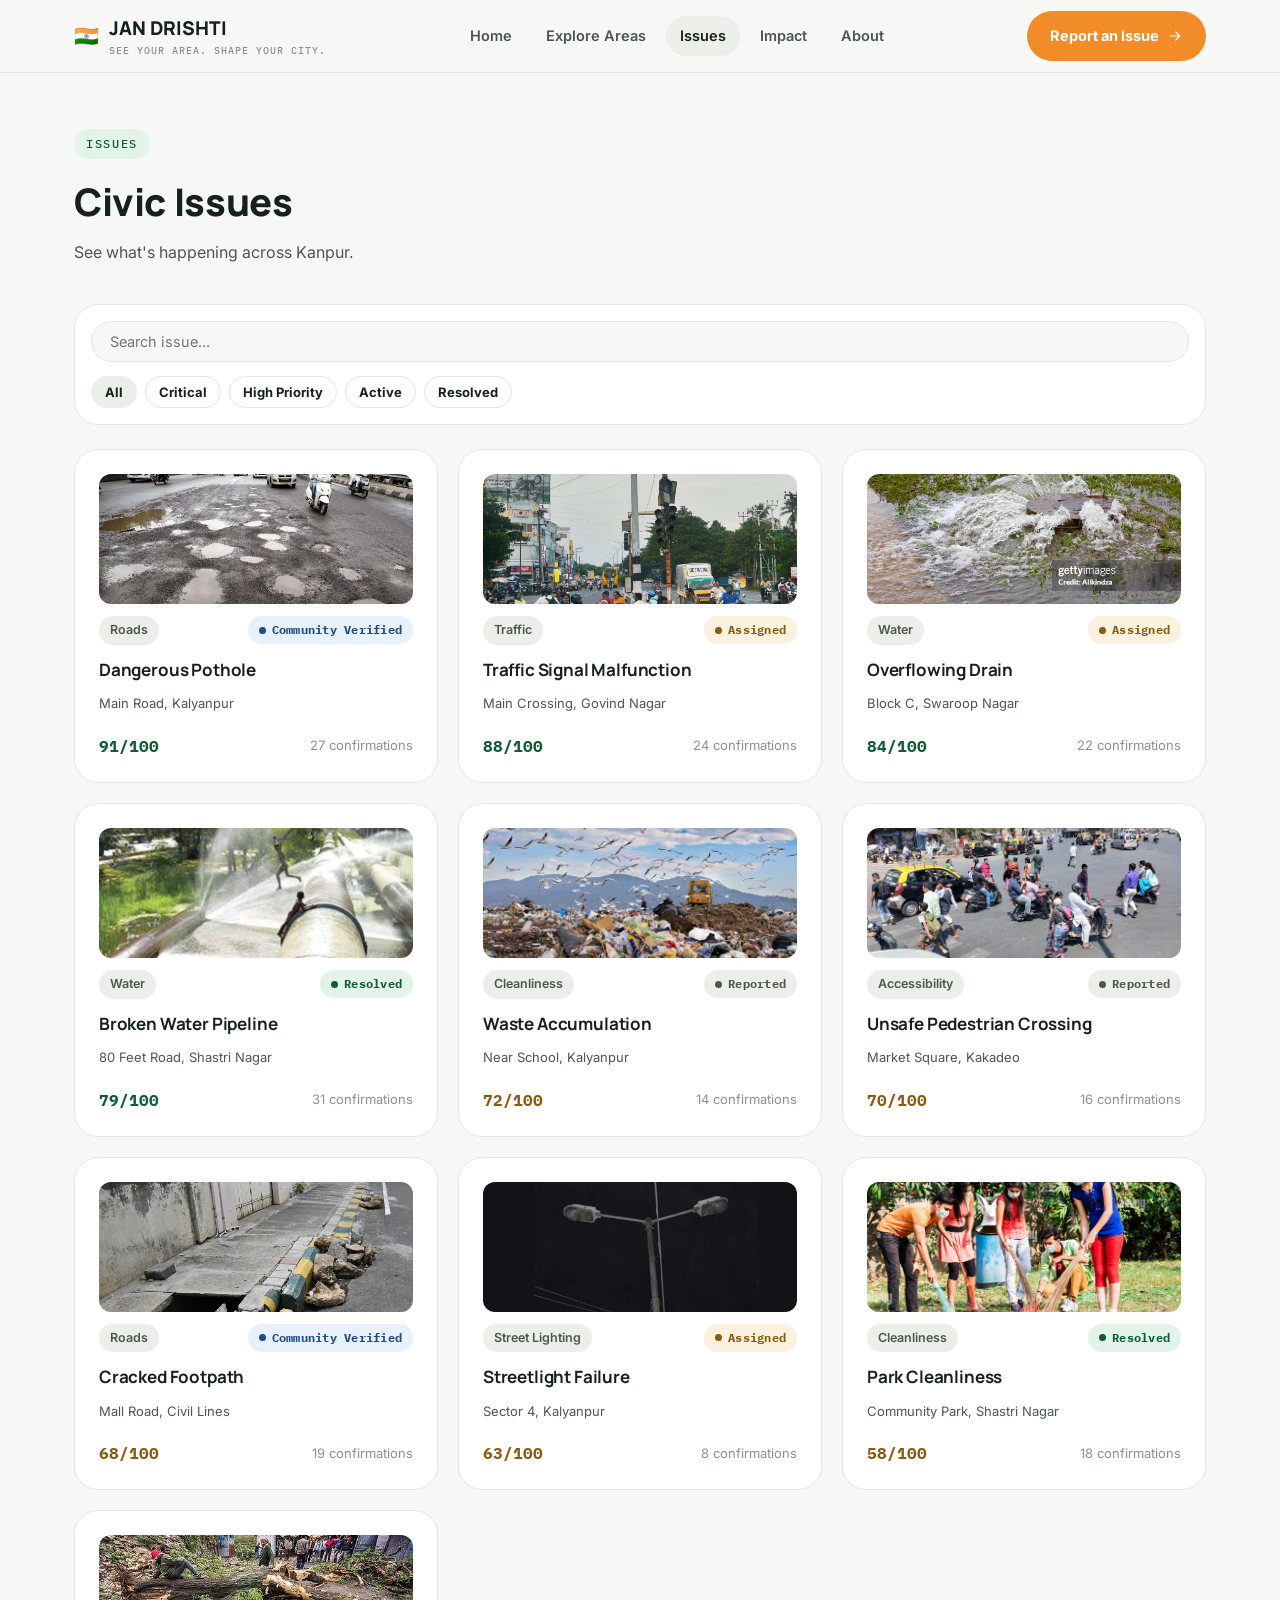
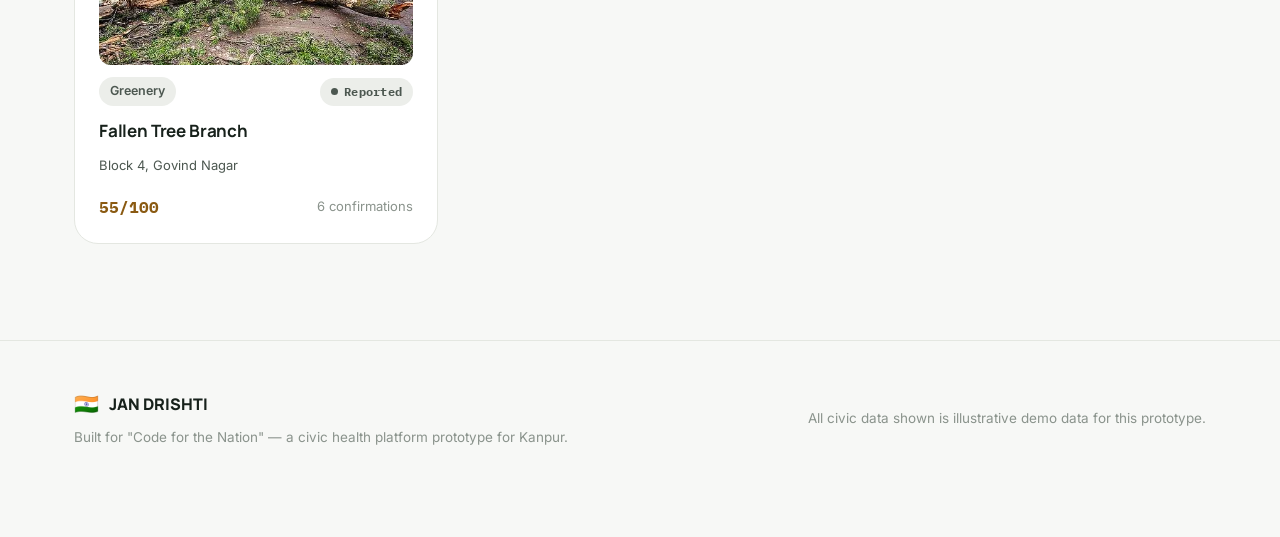
<file: issues.html>
<!DOCTYPE html>
<html lang="en">
<head>
<meta charset="UTF-8">
<meta name="viewport" content="width=device-width, initial-scale=1.0">
<title>Civic Issues — Jan Drishti</title>
<link rel="stylesheet" href="css/style.css">

<style>
  .modal-overlay{
    position:fixed;
    inset:0;
    background:rgba(23,33,27,.55);
    z-index:300;
    display:flex;
    align-items:flex-end;
    justify-content:center;
  }

  @media (min-width:720px){
    .modal-overlay{
      align-items:center;
    }
  }

  .modal-box{
    background:var(--bg-raised);
    width:100%;
    max-width:560px;
    max-height:92vh;
    overflow-y:auto;
    border-radius:24px 24px 0 0;
    padding:26px;
  }

  @media (min-width:720px){
    .modal-box{
      border-radius:24px;
    }
  }

  .timeline-step{
    display:flex;
    gap:12px;
    align-items:flex-start;
  }

  .timeline-dot{
    width:22px;
    height:22px;
    border-radius:50%;
    display:flex;
    align-items:center;
    justify-content:center;
    flex-shrink:0;
    margin-top:1px;
    background:var(--line-soft);
    color:var(--ink-faint);
  }

  .timeline-dot.done{
    background:var(--green);
    color:#fff;
  }

  .timeline-dot.now{
    background:var(--saffron);
    color:#fff;
  }

  .timeline-line{
    width:2px;
    flex:1;
    background:var(--line);
    margin:2px 0 2px 10px;
    min-height:20px;
  }
</style>
</head>

<body>

<header class="site-header" id="site-header"></header>

<section class="section-tight">
  <div class="wrap">

    <div class="section-head reveal in">
      <span class="eyebrow">Issues</span>
      <h2>Civic Issues</h2>
      <p>See what's happening across Kanpur.</p>
    </div>

    <div class="card" style="padding:16px;margin-bottom:24px;">

      <input
        id="searchBox"
        type="text"
        placeholder="Search issue..."
        style="width:100%;border:1px solid var(--line);border-radius:var(--r-pill);padding:11px 18px;font-size:14.5px;font-family:inherit;background:var(--bg);margin-bottom:14px;"
      >

      <div
        class="flex gap-8"
        id="statusFilters"
        style="flex-wrap:wrap;"
      ></div>

    </div>

    <div class="grid grid-3" id="issuesGrid"></div>

    <p
      id="emptyState"
      class="muted small hidden"
      style="text-align:center;padding:40px 0;"
    >
      No issues match your filters.
    </p>

  </div>
</section>

<div id="modalRoot"></div>

<footer class="site-footer" id="site-footer"></footer>
<nav class="bottom-nav" id="bottom-nav"></nav>


<script src="js/data.js"></script>
<script src="js/app.js"></script>

<script>

  renderChrome('issues');


  /* =========================
     FILTERS
  ========================= */

  const filters = [
    ["all","All"],
    ["critical","Critical"],
    ["high","High Priority"],
    ["active","Active"],
    ["resolved","Resolved"]
  ];

  const filterWrap = document.getElementById('statusFilters');

  filterWrap.innerHTML = filters.map(([k,l],i)=>`
    <button
      class="btn btn-sm ${i===0?'btn-ghost':'btn-outline'}"
      data-f="${k}"
      style="padding:7px 13px;"
    >
      ${l}
    </button>
  `).join('');


  let activeFilter = 'all';


  filterWrap.querySelectorAll('button').forEach(btn=>{

    btn.addEventListener('click', ()=>{

      filterWrap.querySelectorAll('button').forEach(b=>{
        b.classList.remove('btn-ghost');
        b.classList.add('btn-outline');
      });

      btn.classList.remove('btn-outline');
      btn.classList.add('btn-ghost');

      activeFilter = btn.dataset.f;

      renderGrid();

    });

  });


  /* =========================
     SEARCH / FILTER
  ========================= */

  const preArea = qs('area');
  const preCategory = qs('category');

  const grid = document.getElementById('issuesGrid');
  const empty = document.getElementById('emptyState');


  function renderGrid(){

    const q = document
      .getElementById('searchBox')
      .value
      .trim()
      .toLowerCase();


    let list = ISSUES.filter(i=>{

      if(preArea && i.area !== preArea)
        return false;

      if(preCategory && i.category !== preCategory)
        return false;

      if(q && !i.title.toLowerCase().includes(q))
        return false;

      if(activeFilter === 'critical')
        return i.priority >= 80 && !i.resolved;

      if(activeFilter === 'high')
        return i.priority >= 55 &&
               i.priority < 80 &&
               !i.resolved;

      if(activeFilter === 'active')
        return !i.resolved;

      if(activeFilter === 'resolved')
        return i.resolved;

      return true;

    }).sort((a,b)=>b.priority-a.priority);


    grid.innerHTML = list.map(issueCard).join('');

    empty.classList.toggle(
      'hidden',
      list.length > 0
    );

  }


  document
    .getElementById('searchBox')
    .addEventListener('input', renderGrid);


  /* =========================
     OPEN ISSUE POPUP
  ========================= */

  grid.addEventListener('click', e=>{

    const card = e.target.closest('.issue-card');

    if(card)
      openModal(card.dataset.id);

  });


  /* =========================
     TIMELINE
  ========================= */

  const TIMELINE_STEPS = [
    ["reported","Reported"],
    ["verified","Community Verified"],
    ["assigned","Assigned"],
    ["progress","Work in Progress"],
    ["resolved","Resolved"]
  ];


  /* =========================
     ISSUE MODAL
  ========================= */

  function openModal(id){

    const iss = findIssue(id);
    const area = findArea(iss.area);

    const root =
      document.getElementById('modalRoot');

    const confirmed =
      isConfirmed(iss.id);


    /* Timeline */

    const timelineHtml =
      TIMELINE_STEPS.map(([key,label],i)=>{

        const done =
          iss.timeline.includes(key);

        const isNow =
          done &&
          iss.timeline[iss.timeline.length-1] === key &&
          key !== 'resolved';


        return `
          <div class="timeline-step">

            <div class="stack" style="align-items:center;">

              <div class="timeline-dot ${done ? (isNow ? 'now' : 'done') : ''}">
                ${done ? (key === 'resolved' ? icon('check') : '●') : ''}
              </div>

              ${
                i < TIMELINE_STEPS.length - 1
                ? '<div class="timeline-line"></div>'
                : ''
              }

            </div>

            <div style="padding-bottom:18px;">

              <span
                class="small bold"
                style="color:${done ? 'var(--ink)' : 'var(--ink-faint)'};"
              >
                ${label}
              </span>

            </div>

          </div>
        `;

      }).join('');


    /* =========================
       MODAL HTML
    ========================= */

    root.innerHTML = `

      <div class="modal-overlay" id="modalOverlay">

        <div class="modal-box">


          <!-- Category + Close -->

          <div class="flex-between mb-16">

            <span class="tag">
              ${CATEGORY_META[iss.category].label}
            </span>

            <button
              class="btn btn-ghost btn-sm"
              id="closeModal"
            >
              Close
            </button>

          </div>


          <!-- MAIN ISSUE IMAGE -->

          <div
            style="height:200px;border-radius:14px;overflow:hidden;"
          >

            <img
              src="${iss.photo}"
              alt="${iss.title}"
              style="width:100%;height:100%;object-fit:cover;display:block;"
            >

          </div>


          <!-- TITLE -->

          <h2
            class="mt-16"
            style="font-size:22px;"
          >
            ${iss.title}
          </h2>


          <!-- LOCATION -->

          <span class="small muted">
            ${iss.location}, ${area.name}
          </span>


          <!-- PRIORITY + STATUS -->

          <div class="flex gap-16 mt-12">

            <span
              class="mono bold tone-${scoreTone(iss.priority)}"
              style="font-size:20px;"
            >
              ${iss.priority}/100
            </span>

            <span
              class="status ${STATUS_TONE[iss.status]}"
            >
              ${STATUS_LABEL[iss.status]}
            </span>

          </div>


          <!-- DESCRIPTION -->

          <p class="small muted mt-16">
            ${iss.description}
          </p>


          <!-- CONFIRMATIONS -->

          <div class="flex gap-24 mt-16 small">

            <span>
              <strong>${iss.confirms}</strong>
              confirmations
            </span>

            <span class="muted">
              Affects: ${iss.affected || '—'}
            </span>

          </div>


          <hr class="divider">


          <!-- TIMELINE -->

          <h4
            class="mb-16"
            style="font-size:14.5px;"
          >
            Timeline
          </h4>

          ${timelineHtml}


          ${
            iss.resolved

            ? `

              <!-- =====================
                   BEFORE / AFTER
              ====================== -->

              <hr class="divider">

              <h4
                class="mb-16"
                style="font-size:14.5px;"
              >
                Before / After
              </h4>


              <div
                class="grid grid-2"
                style="gap:12px;"
              >

                <div>

                  <div
                    style="height:200px;border-radius:14px;overflow:hidden;"
                  >
                    ${photoSvg(
                      iss.photo + '-before',
                      iss.category
                    )}
                  </div>

                  <span
                    class="tiny faint mt-8"
                    style="display:block;text-align:center;"
                  >
                    BEFORE
                  </span>

                </div>


                <div>

                  <div
                    style="height:120px;border-radius:12px;overflow:hidden;"
                  >
                    ${photoSvg(
                      iss.photo + '-after',
                      'cleanliness'
                    )}
                  </div>

                  <span
                    class="tiny faint mt-8"
                    style="display:block;text-align:center;"
                  >
                    AFTER
                  </span>

                </div>

              </div>


              <p class="small muted mt-12">
                ${iss.resolvedNote || ''}
              </p>


              <span
                class="status green mt-8"
                style="display:inline-flex;"
              >
                Resolution verified by ${iss.confirms} citizens
              </span>

            `

            : `

              <!-- =====================
                   CONFIRM ISSUE
              ====================== -->

              <hr class="divider">

              <button
                class="btn ${confirmed ? 'btn-ghost' : 'btn-primary'} btn-block"
                id="confirmBtn"
                ${confirmed ? 'disabled' : ''}
              >
                ${
                  confirmed
                  ? '✓ You confirmed this issue'
                  : 'I SEE THIS TOO'
                }
              </button>

            `
          }


        </div>

      </div>

    `;


    /* =========================
       CLOSE MODAL
    ========================= */

    document
      .getElementById('closeModal')
      .addEventListener('click', ()=>{
        root.innerHTML = '';
      });


    document
      .getElementById('modalOverlay')
      .addEventListener('click', e=>{

        if(e.target.id === 'modalOverlay')
          root.innerHTML = '';

      });


    /* =========================
       CONFIRM ISSUE
    ========================= */

    const cb =
      document.getElementById('confirmBtn');


    if(cb){

      cb.addEventListener('click', ()=>{

        confirmIssue(iss.id);

        openModal(iss.id);

        renderGrid();

      });

    }

  }


  /* =========================
     OPEN DIRECT ISSUE
  ========================= */

  const preIssue = qs('issue');

  renderGrid();

  if(preIssue)
    openModal(preIssue);


  initReveal();

</script>

</body>
</html>
</file>
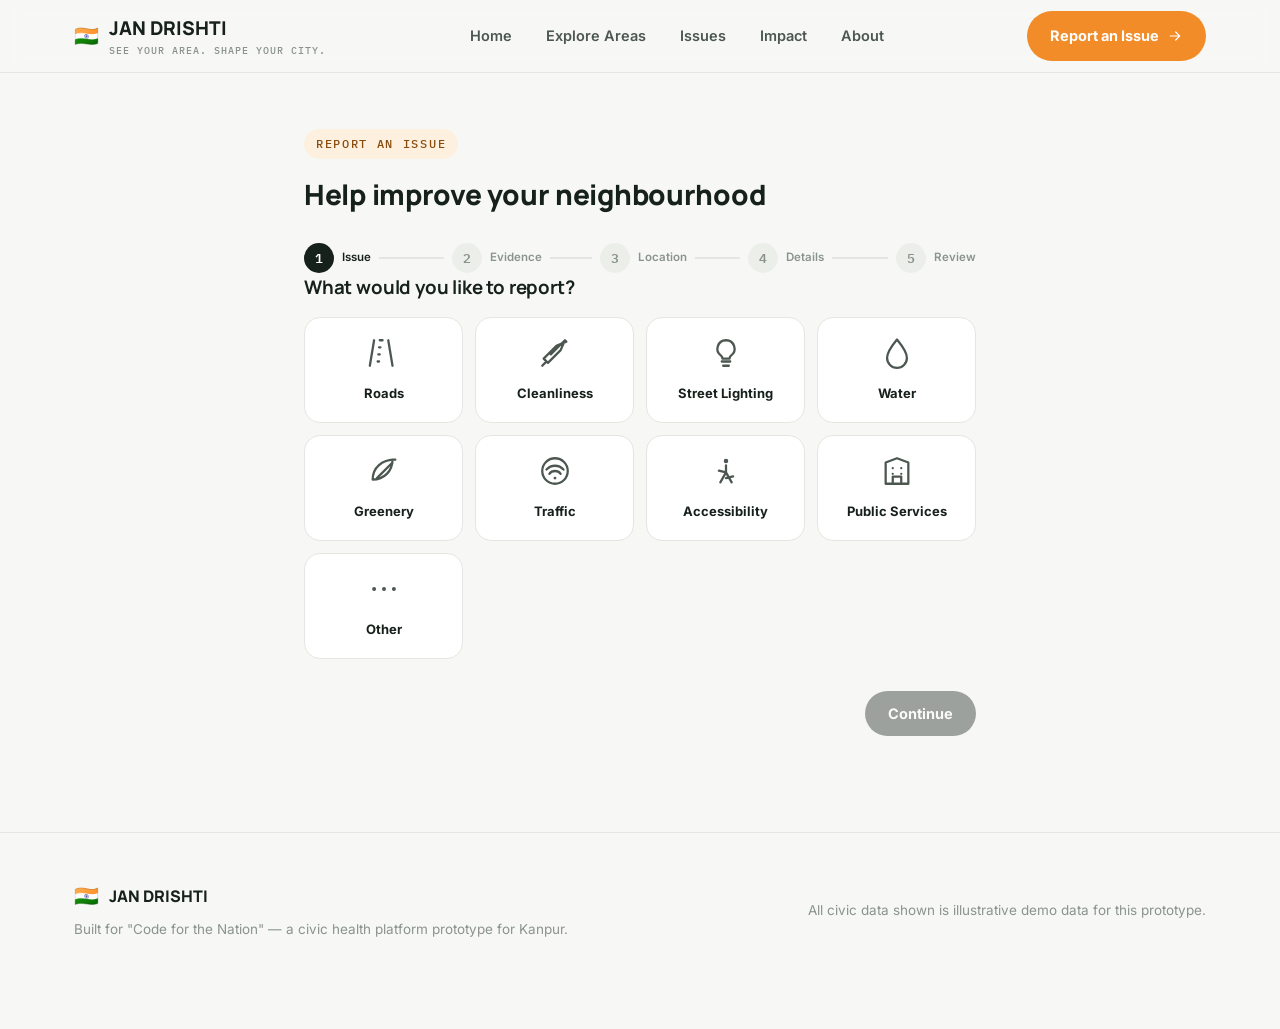
<file: report.html>
<!DOCTYPE html>
<html lang="en">
<head>
<meta charset="UTF-8">
<meta name="viewport" content="width=device-width, initial-scale=1.0">
<title>Report an Issue — Jan Drishti</title>
<link rel="stylesheet" href="css/style.css">
<style>
  .cat-card{ border:1.5px solid var(--line); border-radius:var(--r-md); padding:18px 14px; text-align:center; cursor:pointer; transition:all .25s var(--ease); position:relative; background:var(--bg-raised); }
  .cat-card:hover{ border-color:var(--ink-faint); transform:translateY(-2px); }
  .cat-card.selected{ border-color:var(--green); background:var(--green-tint); }
  .cat-card .ci{ width:34px;height:34px;margin:0 auto 10px; color:var(--ink-soft); }
  .cat-card.selected .ci{ color:var(--green-ink); }
  .cat-card .tick{ position:absolute; top:8px; right:8px; width:18px; height:18px; border-radius:50%; background:var(--green); color:#fff; display:none; align-items:center; justify-content:center; }
  .cat-card.selected .tick{ display:flex; }
  .cat-card .tick svg{ width:11px;height:11px; }

  .step-dot{ width:30px;height:30px;border-radius:50%;display:flex;align-items:center;justify-content:center;font-family:var(--f-mono);font-size:12.5px;font-weight:600;background:var(--line-soft);color:var(--ink-faint);flex-shrink:0;}
  .step-dot.active{ background:var(--ink); color:#fff; }
  .step-dot.done{ background:var(--green); color:#fff; }
  .step-label{ font-size:11.5px; font-weight:600; color:var(--ink-faint); }
  .step-label.active{ color:var(--ink); }
  .step-conn{ flex:1; height:2px; background:var(--line); }

  .severity-opt, .affected-opt{ border:1.5px solid var(--line); border-radius:var(--r-md); padding:14px; text-align:center; cursor:pointer; transition:all .2s var(--ease); background:var(--bg-raised); font-weight:600; font-size:13.5px; }
  .severity-opt.selected, .affected-opt.selected{ border-color:var(--saffron); background:var(--saffron-tint); }

  .upload-zone{ border:1.5px dashed var(--line); border-radius:var(--r-md); padding:36px 20px; text-align:center; background:var(--bg-raised); }
  .field-label{ font-weight:700; font-size:13.5px; margin-bottom:8px; display:block; }
  .text-input, textarea{ width:100%; border:1px solid var(--line); border-radius:var(--r-sm); padding:12px 14px; font-family:inherit; font-size:14.5px; background:var(--bg-raised); resize:vertical; }
  .step-panel{ display:none; }
  .step-panel.active{ display:block; }
</style>
</head>
<body>
<header class="site-header" id="site-header"></header>

<section class="section-tight">
  <div class="wrap" style="max-width:720px;">

    <!-- ===== flow (hidden after submit) ===== -->
    <div id="flowWrap">
      <div class="section-head" style="margin-bottom:28px;">
        <span class="eyebrow saffron">Report an Issue</span>
        <h2 style="font-size:28px;">Help improve your neighbourhood</h2>
      </div>

      <!-- stepper -->
      <div class="flex gap-8 mb-40" id="stepper" style="align-items:center;"></div>

      <!-- STEP 1: category -->
      <div class="step-panel active" data-step="1">
        <h3 class="mb-16">What would you like to report?</h3>
        <div class="grid grid-4" id="catGrid" style="gap:12px;"></div>
      </div>

      <!-- STEP 2: evidence -->
      <div class="step-panel" data-step="2">
        <h3 class="mb-16">Show us the problem</h3>
        <div class="upload-zone" id="uploadZone">
          <div id="uploadPrompt">
            <div class="flex-center gap-16" style="flex-wrap:wrap;">
              <button class="btn btn-primary" id="takePhotoBtn">Take a Photo</button>
              <button class="btn btn-outline" id="uploadPhotoBtn">Upload Photo</button>
            </div>
            <input type="file" accept="image/*" capture="environment" id="fileInput" style="display:none;">
            <p class="tiny faint mt-16">A photo helps verifiers confirm the issue faster — but it's optional.</p>
          </div>
          <div id="previewBox" class="hidden">
            <img id="previewImg" style="max-height:220px;border-radius:12px;margin:0 auto;">
            <div class="flex-center gap-12 mt-16">
              <button class="btn btn-ghost btn-sm" id="changePhotoBtn">Change photo</button>
              <button class="btn btn-ghost btn-sm" id="removePhotoBtn">Remove</button>
            </div>
          </div>
        </div>
        <button class="btn btn-outline btn-sm mt-16" id="skipPhotoBtn">Skip — continue without a photo</button>
      </div>

      <!-- STEP 3: location -->
      <div class="step-panel" data-step="3">
        <h3 class="mb-16">Where is the issue?</h3>
        <div class="card">
          <span class="field-label">Reporting in</span>
          <select id="areaSelect" class="text-input" style="margin-bottom:16px;"></select>
          <button class="btn btn-outline btn-block" id="useLocationBtn">Use My Current Location</button>
          <div id="locResult" class="mt-16 hidden">
            <div class="flex gap-10" style="align-items:flex-start;background:var(--green-tint);padding:12px;border-radius:10px;">
              <span style="color:var(--green-ink);">📍</span>
              <div class="small">
                <div class="bold" id="locArea"></div>
                <div class="faint mono tiny mt-4" id="locCoords"></div>
              </div>
            </div>
          </div>
          <div class="mt-16">
            <span class="field-label">Landmark / street (optional)</span>
            <input type="text" class="text-input" id="landmarkInput" placeholder="e.g. Near the school gate">
          </div>
        </div>
      </div>

      <!-- STEP 4: details -->
      <div class="step-panel" data-step="4">
        <h3 class="mb-16">Tell us more</h3>
        <div class="card stack gap-20">
          <div>
            <span class="field-label">What is happening?</span>
            <textarea id="descInput" rows="3" placeholder="Briefly describe the issue..."></textarea>
          </div>
          <div>
            <span class="field-label">Severity</span>
            <div class="grid grid-4" id="severityGrid" style="gap:10px;"></div>
          </div>
          <div>
            <span class="field-label">Who is affected?</span>
            <div class="grid grid-4" id="affectedGrid" style="gap:10px;"></div>
          </div>
          <div>
            <span class="field-label">Approximate number of people affected (optional)</span>
            <input type="number" class="text-input" id="peopleInput" placeholder="e.g. 50">
          </div>
          <div class="card" style="background:var(--bg);text-align:center;padding:20px;">
            <span class="tiny faint" style="text-transform:uppercase;letter-spacing:.06em;">Jan Drishti Prototype Score</span>
            <div class="mt-8"><span class="mono bold" id="priorityScore" style="font-size:32px;">—</span><span class="faint">/100</span></div>
            <span class="status neutral mt-8" id="priorityLabel" style="display:inline-flex;">Fill in details above</span>
            <p class="tiny faint mt-12">This is a demo estimate based on severity, reach and category — not an official government metric.</p>
          </div>
        </div>
      </div>

      <!-- STEP 5: review -->
      <div class="step-panel" data-step="5">
        <h3 class="mb-16">Review your report</h3>
        <div class="card stack gap-14" id="reviewBox"></div>
      </div>

      <!-- nav -->
      <div class="flex-between mt-32">
        <button class="btn btn-ghost" id="backBtn">Back</button>
        <button class="btn btn-primary" id="nextBtn">Continue</button>
      </div>
    </div>

    <!-- ===== duplicate detection overlay ===== -->
    <div id="dupOverlay" class="hidden" style="position:fixed;inset:0;background:rgba(23,33,27,.5);z-index:200;display:flex;align-items:center;justify-content:center;padding:20px;">
      <div class="card" style="max-width:420px;width:100%;">
        <span class="eyebrow orange">Possible duplicate</span>
        <h3 class="mt-12 mb-8" style="font-size:19px;">There's already a similar issue nearby.</h3>
        <p class="small muted mb-16">Supporting an existing report strengthens it instead of creating a duplicate.</p>
        <div class="card" id="dupIssueBox" style="padding:16px;background:var(--bg);"></div>
        <div class="stack gap-10 mt-20">
          <button class="btn btn-primary btn-block" id="supportDupBtn">Support Existing Issue</button>
          <button class="btn btn-outline btn-block" id="differentDupBtn">Report a Different Issue</button>
        </div>
      </div>
    </div>

    <!-- ===== success state ===== -->
    <div id="successWrap" class="hidden" style="text-align:center;padding:40px 0;">
      <div style="width:76px;height:76px;border-radius:50%;background:var(--green-tint);display:flex;align-items:center;justify-content:center;margin:0 auto 24px;">
        <svg width="34" height="34" viewBox="0 0 24 24" fill="none"><path d="M20 6 9 17l-5-5" stroke="var(--green)" stroke-width="2.6" stroke-linecap="round" stroke-linejoin="round"/></svg>
      </div>
      <span class="eyebrow">Report Submitted</span>
      <h2 class="mt-16" style="font-size:28px;">Thank you for looking out for your area.</h2>
      <p class="muted mt-8" id="successBody"></p>
      <div class="card mt-24" style="max-width:360px;margin:24px auto;text-align:left;">
        <div class="flex-between small"><span class="muted">Report ID</span><span class="mono bold" id="successId"></span></div>
        <div class="flex-between small mt-12"><span class="muted">Priority</span><span class="mono bold" id="successPriority"></span></div>
        <div class="flex-between small mt-12"><span class="muted">Status</span><span class="status neutral">Reported</span></div>
      </div>
      <div class="flex-center gap-12 mt-16" style="flex-wrap:wrap;">
        <a href="#" class="btn btn-primary" id="trackIssueBtn">Track Issue</a>
        <a href="#" class="btn btn-outline" id="backToAreaBtn">Back to My Area</a>
      </div>
    </div>

  </div>
</section>

<footer class="site-footer" id="site-footer"></footer>
<nav class="bottom-nav" id="bottom-nav"></nav>

<script src="js/data.js"></script>
<script src="js/app.js"></script>
<script>
  renderChrome('report');

  const CATS = Object.entries(CATEGORY_META);
  const catGrid = document.getElementById('catGrid');
  catGrid.innerHTML = CATS.map(([key,meta])=>`
    <div class="cat-card" data-cat="${key}">
      <span class="tick">${icon('check')}</span>
      <div class="ci">${icon(meta.icon)}</div>
      <span class="small bold">${meta.label}</span>
    </div>`).join('') + `
    <div class="cat-card" data-cat="other">
      <span class="tick">${icon('check')}</span>
      <div class="ci">${icon('other')}</div>
      <span class="small bold">Other</span>
    </div>`;

  const form = { category:null, photo:null, areaId: qs('area') || AREAS[0].id, landmark:"", coords:null,
    desc:"", severity:null, affected:null, people:"" };

  catGrid.querySelectorAll('.cat-card').forEach(c=>{
    c.addEventListener('click', ()=>{
      catGrid.querySelectorAll('.cat-card').forEach(x=>x.classList.remove('selected'));
      c.classList.add('selected');
      form.category = c.dataset.cat;
      updateNextState();
    });
  });

  // severity + affected options
  const severities = ["Low","Moderate","High","Critical"];
  document.getElementById('severityGrid').innerHTML = severities.map(s=>`<div class="severity-opt" data-v="${s}">${s}</div>`).join('');
  document.querySelectorAll('.severity-opt').forEach(el=>el.addEventListener('click', ()=>{
    document.querySelectorAll('.severity-opt').forEach(x=>x.classList.remove('selected'));
    el.classList.add('selected'); form.severity = el.dataset.v; computePriority();
  }));
  const affectedOpts = ["Me","My Street","My Neighbourhood","Large Public Area"];
  document.getElementById('affectedGrid').innerHTML = affectedOpts.map(s=>`<div class="affected-opt" data-v="${s}">${s}</div>`).join('');
  document.querySelectorAll('.affected-opt').forEach(el=>el.addEventListener('click', ()=>{
    document.querySelectorAll('.affected-opt').forEach(x=>x.classList.remove('selected'));
    el.classList.add('selected'); form.affected = el.dataset.v; computePriority(); updateNextState();
  }));
  document.getElementById('descInput').addEventListener('input', e=> form.desc = e.target.value);
  document.getElementById('peopleInput').addEventListener('input', e=>{ form.people = e.target.value; computePriority(); });

  function computePriority(){
    const sevScore = { "Low":20, "Moderate":45, "High":70, "Critical":90 }[form.severity] || 0;
    const affScore = { "Me":5, "My Street":15, "My Neighbourhood":25, "Large Public Area":35 }[form.affected] || 0;
    const peopleBonus = form.people ? Math.min(15, Math.round(Number(form.people)/20)) : 0;
    const catBonus = ["roads","traffic","water"].includes(form.category) ? 5 : 0;
    let score = Math.min(99, sevScore + affScore + peopleBonus + catBonus);
    if(!form.severity && !form.affected) score = 0;
    const el = document.getElementById('priorityScore');
    const lbl = document.getElementById('priorityLabel');
    if(score === 0){ el.textContent = "—"; lbl.textContent = "Fill in details above"; lbl.className = "status neutral mt-8"; return; }
    el.textContent = score;
    const tone = score>=80?"red":score>=55?"orange":"green";
    const text = score>=80?"CRITICAL PRIORITY":score>=55?"HIGH PRIORITY":"STANDARD PRIORITY";
    lbl.textContent = text; lbl.className = `status ${tone} mt-8`;
    form.priority = score;
  }

  // area select
  const areaSelect = document.getElementById('areaSelect');
  areaSelect.innerHTML = AREAS.map(a=>`<option value="${a.id}" ${a.id===form.areaId?'selected':''}>${a.name}, Kanpur</option>`).join('');
  areaSelect.addEventListener('change', e=> form.areaId = e.target.value);

  document.getElementById('useLocationBtn').addEventListener('click', ()=>{
    const btn = document.getElementById('useLocationBtn');
    btn.textContent = "Locating…";
    const done = (lat,lng)=>{
      form.coords = [lat,lng];
      document.getElementById('locResult').classList.remove('hidden');
      document.getElementById('locArea').textContent = findArea(form.areaId).name + ", Kanpur";
      document.getElementById('locCoords').textContent = `${lat.toFixed(4)}, ${lng.toFixed(4)}`;
      btn.textContent = "Use My Current Location";
    };
    if(navigator.geolocation){
      navigator.geolocation.getCurrentPosition(
        pos=> done(pos.coords.latitude, pos.coords.longitude),
        ()=> done(26.4499, 80.3319), // Kanpur fallback if permission denied
        { timeout: 4000 }
      );
    } else { done(26.4499, 80.3319); }
  });

  // photo handling
  const fileInput = document.getElementById('fileInput');
  document.getElementById('takePhotoBtn').addEventListener('click', ()=> fileInput.click());
  document.getElementById('uploadPhotoBtn').addEventListener('click', ()=> fileInput.click());
  document.getElementById('changePhotoBtn').addEventListener('click', ()=> fileInput.click());
  fileInput.addEventListener('change', ()=>{
    const file = fileInput.files[0];
    if(!file) return;
    const reader = new FileReader();
    reader.onload = ()=>{
      form.photo = reader.result;
      document.getElementById('previewImg').src = reader.result;
      document.getElementById('uploadPrompt').classList.add('hidden');
      document.getElementById('previewBox').classList.remove('hidden');
    };
    reader.readAsDataURL(file);
  });
  document.getElementById('removePhotoBtn').addEventListener('click', ()=>{
    form.photo = null; fileInput.value = "";
    document.getElementById('uploadPrompt').classList.remove('hidden');
    document.getElementById('previewBox').classList.add('hidden');
  });
  document.getElementById('skipPhotoBtn').addEventListener('click', ()=> goStep(step+1));

  // ---------------- stepper ----------------
  const stepNames = ["Issue","Evidence","Location","Details","Review"];
  let step = 1;
  let dupResolved = false;

  function renderStepper(){
    document.getElementById('stepper').innerHTML = stepNames.map((name,i)=>{
      const n = i+1;
      const state = n<step ? 'done' : n===step ? 'active':'';
      const dot = n<step ? icon('check') : n;
      return `<div class="flex gap-8" style="align-items:center;${n<5?'flex:1;':''}">
        <div class="step-dot ${state}">${n<step? `<span style="width:12px;height:12px;">${icon('check')}</span>`:n}</div>
        <span class="step-label ${n===step?'active':''}" style="display:${window.innerWidth<600?'none':'inline'};">${name}</span>
        ${n<5?'<div class="step-conn"></div>':''}
      </div>`;
    }).join('');
  }

  function goStep(n){
    if(n<1) return;
    if(n>5){ submitReport(); return; }
    step = n;
    document.querySelectorAll('.step-panel').forEach(p=> p.classList.toggle('active', Number(p.dataset.step)===step));
    document.getElementById('backBtn').style.visibility = step===1 ? 'hidden' : 'visible';
    document.getElementById('nextBtn').textContent = step===5 ? 'Submit Report' : 'Continue';
    if(step===5) buildReview();
    renderStepper();
    updateNextState();
    window.scrollTo({top:0, behavior:'smooth'});
  }

  function updateNextState(){
    const btn = document.getElementById('nextBtn');
    let ok = true;
    if(step===1) ok = !!form.category;
    if(step===4) ok = !!form.severity && !!form.affected;
    btn.disabled = !ok;
  }

  document.getElementById('backBtn').addEventListener('click', ()=> goStep(step-1));
  document.getElementById('nextBtn').addEventListener('click', ()=>{
    // duplicate check when leaving step 1 (category chosen) — check existing open issue in same area+category
    if(step===1 && !dupResolved){
      const dup = ISSUES.find(i=> i.area===form.areaId && i.category===form.category && !i.resolved);
      if(dup){ showDuplicate(dup); return; }
    }
    goStep(step+1);
  });

  function showDuplicate(dup){
    const overlay = document.getElementById('dupOverlay');
    const area = findArea(dup.area);
    document.getElementById('dupIssueBox').innerHTML = `
      <div class="flex-between mb-8"><span class="bold">${dup.title}</span><span class="status ${STATUS_TONE[dup.status]}">${STATUS_LABEL[dup.status]}</span></div>
      <span class="small muted">${dup.location}, ${area.name}</span>
      <div class="flex-between mt-12"><span class="small">${dup.confirms} citizens confirmed</span><span class="mono bold tone-${scoreTone(dup.priority)}">${dup.priority}/100</span></div>`;
    overlay.classList.remove('hidden');
    document.getElementById('supportDupBtn').onclick = ()=>{
      confirmIssue(dup.id);
      overlay.classList.add('hidden');
      dupResolved = true;
      showSuccess({ supported:true, issue:dup });
    };
    document.getElementById('differentDupBtn').onclick = ()=>{
      overlay.classList.add('hidden');
      dupResolved = true;
      goStep(step+1);
    };
  }

  function buildReview(){
    const area = findArea(form.areaId);
    const catLabel = form.category==='other' ? 'Other' : CATEGORY_META[form.category].label;
    document.getElementById('reviewBox').innerHTML = `
      <div class="flex-between"><span class="muted small">Issue</span><span class="bold">${catLabel}</span></div>
      <div class="flex-between"><span class="muted small">Area</span><span class="bold">${area.name}</span></div>
      <div class="flex-between"><span class="muted small">Location</span><span class="bold">${form.landmark || document.getElementById('landmarkInput').value || '—'}</span></div>
      <div class="flex-between"><span class="muted small">Photo</span><span class="bold">${form.photo? 'Attached ✓':'Not attached'}</span></div>
      <div class="flex-between"><span class="muted small">Severity</span><span class="bold">${form.severity||'—'}</span></div>
      <div class="flex-between"><span class="muted small">People affected</span><span class="bold">${form.affected||'—'}</span></div>
      <hr class="divider" style="margin:8px 0;">
      <div class="flex-between"><span class="muted small">Estimated Priority</span><span class="mono bold tone-${scoreTone(form.priority||0)}">${form.priority||0}/100</span></div>
    `;
  }

  function submitReport(){
    form.landmark = document.getElementById('landmarkInput').value;
    computePriority();
    const id = `JD-2026-${Math.floor(4000+Math.random()*900)}`;
    const newIssue = {
      id, title: (form.category==='other'?'Reported Issue':CATEGORY_META[form.category].label+' Issue'),
      category: form.category==='other'?'services':form.category, area: form.areaId,
      location: form.landmark || 'Reported location', confirms: 1, priority: form.priority||50,
      status:'reported', severity: form.severity, affected: form.affected,
      description: form.desc || 'Reported via Jan Drishti.', photo:'new'+id, resolved:false, timeline:['reported']
    };
    ISSUES.unshift(newIssue);
    addReport({ id, areaId: form.areaId, category: form.category });
    showSuccess({ supported:false, issue:newIssue });
  }

  function showSuccess({supported, issue}){
    document.getElementById('flowWrap').classList.add('hidden');
    document.getElementById('successWrap').classList.remove('hidden');
    document.getElementById('successBody').textContent = supported
      ? `You've confirmed "${issue.title}" — your civic contribution has been added to ${findArea(issue.area).name}'s profile.`
      : `Your civic contribution has been added to ${findArea(issue.area).name}'s profile.`;
    document.getElementById('successId').textContent = issue.id;
    document.getElementById('successPriority').textContent = issue.priority + '/100';
    document.getElementById('trackIssueBtn').href = `issues.html?issue=${issue.id}`;
    document.getElementById('backToAreaBtn').href = `area.html?id=${issue.area}`;
    window.scrollTo({top:0, behavior:'smooth'});
  }

  goStep(1);
</script>
</body>
</html>
</file>
<file: css/style.css>
/* ===================================================================
   JAN DRISHTI — Design System
   Signature idea: the neighbourhood as a "civic vitals" instrument —
   a pulse line + dial gauge language borrowed from monitoring
   equipment, applied to civic health instead of medical health.
   =================================================================== */

@import url('https://fonts.googleapis.com/css2?family=Manrope:wght@400;500;600;700;800&family=Inter:wght@400;500;600;700&family=IBM+Plex+Mono:wght@400;500;600&display=swap');

:root{
  /* ---- palette (from brief) ---- */
  --bg:            #F7F8F6;
  --bg-raised:     #FFFFFF;
  --ink:           #17211B;
  --ink-soft:      #4C5750;
  --ink-faint:     #8A938C;
  --line:          #E4E7E1;
  --line-soft:     #ECEEEA;

  --saffron:       #F28C28;
  --saffron-ink:   #8a4c0e;
  --green:         #138A4B;
  --green-ink:     #0d5c33;
  --red:           #D94A4A;
  --orange:        #E89A3C;
  --blue:          #3478C8;

  --saffron-tint:  #FDF0DF;
  --green-tint:    #E4F3EA;
  --red-tint:      #FBE7E7;
  --orange-tint:   #FCF0DF;
  --blue-tint:     #E7F0FB;

  /* ---- type ---- */
  --f-display: 'Manrope', 'Inter', sans-serif;
  --f-body:    'Inter', sans-serif;
  --f-mono:    'IBM Plex Mono', monospace;

  /* ---- shape / motion ---- */
  --r-sm: 10px;
  --r-md: 16px;
  --r-lg: 24px;
  --r-pill: 999px;
  --shadow-sm: 0 1px 2px rgba(23,33,27,0.06), 0 1px 1px rgba(23,33,27,0.04);
  --shadow-md: 0 8px 24px rgba(23,33,27,0.08), 0 2px 6px rgba(23,33,27,0.04);
  --shadow-lg: 0 20px 48px rgba(23,33,27,0.14), 0 4px 12px rgba(23,33,27,0.06);
  --ease: cubic-bezier(.22,.61,.36,1);
  --dur: .35s;
}

*,*::before,*::after{ box-sizing:border-box; }
html{ scroll-behavior:smooth; }
body{
  margin:0;
  font-family:var(--f-body);
  background:var(--bg);
  color:var(--ink);
  -webkit-font-smoothing:antialiased;
  line-height:1.5;
}
img{ max-width:100%; display:block; }
a{ color:inherit; text-decoration:none; }
button{ font-family:inherit; cursor:pointer; }
ul{ margin:0; padding:0; list-style:none; }
h1,h2,h3,h4{ font-family:var(--f-display); margin:0; letter-spacing:-0.01em; }
p{ margin:0; }

.mono{ font-family:var(--f-mono); }

:focus-visible{
  outline:2px solid var(--blue);
  outline-offset:3px;
  border-radius:6px;
}

@media (prefers-reduced-motion: reduce){
  *{ animation-duration:0.001ms !important; animation-iteration-count:1 !important; transition-duration:0.001ms !important; scroll-behavior:auto !important; }
}

/* ---------------------------------------------------------------
   Background texture: a faint tricolour "pulse" hairline that
   recurs across the product as a connective visual thread.
---------------------------------------------------------------- */
.pulse-rule{
  height:3px;
  width:100%;
  border-radius:var(--r-pill);
  background:linear-gradient(90deg, var(--saffron) 0%, var(--saffron) 32%, var(--ink) 32%, var(--ink) 36%, var(--green) 36%, var(--green) 68%, transparent 68%);
  opacity:.9;
}

/* ---------------------------------------------------------------
   Layout
---------------------------------------------------------------- */
.wrap{ max-width:1180px; margin:0 auto; padding:0 24px; }
.section{ padding:88px 0; }
.section-tight{ padding:56px 0; }
@media (max-width:720px){
  .section{ padding:56px 0; }
  .section-tight{ padding:36px 0; }
  .wrap{ padding:0 18px; }
}

.eyebrow{
  display:inline-flex; align-items:center; gap:8px;
  font-family:var(--f-mono);
  font-size:12px; letter-spacing:.14em; text-transform:uppercase;
  color:var(--green-ink);
  background:var(--green-tint);
  padding:6px 12px; border-radius:var(--r-pill);
  font-weight:500;
}
.eyebrow.saffron{ color:var(--saffron-ink); background:var(--saffron-tint); }
.eyebrow.blue{ color:#1f4c85; background:var(--blue-tint); }

.section-head{ max-width:640px; margin-bottom:40px; }
.section-head h2{ font-size:clamp(28px,4vw,38px); font-weight:800; margin:14px 0 10px; }
.section-head p{ color:var(--ink-soft); font-size:16px; }

.grid{ display:grid; gap:20px; }
.grid-2{ grid-template-columns:repeat(2,1fr); }
.grid-3{ grid-template-columns:repeat(3,1fr); }
.grid-4{ grid-template-columns:repeat(4,1fr); }
@media (max-width:920px){ .grid-3,.grid-4{ grid-template-columns:repeat(2,1fr); } }
@media (max-width:600px){ .grid-2,.grid-3,.grid-4{ grid-template-columns:1fr; } }

.loop-grid{ grid-template-columns:repeat(6,1fr); }
@media (max-width:920px){ .loop-grid{ grid-template-columns:repeat(3,1fr); } }
@media (max-width:520px){ .loop-grid{ grid-template-columns:repeat(2,1fr); } }

/* ---------------------------------------------------------------
   Buttons
---------------------------------------------------------------- */
.btn{
  display:inline-flex; align-items:center; justify-content:center; gap:8px;
  padding:13px 22px; border-radius:var(--r-pill);
  font-weight:700; font-size:14.5px;
  border:1.5px solid transparent;
  transition:transform var(--dur) var(--ease), box-shadow var(--dur) var(--ease), background var(--dur) var(--ease), border-color var(--dur) var(--ease);
  white-space:nowrap;
}
.btn:active{ transform:scale(.97); }
.btn-primary{ background:var(--ink); color:#fff; }
.btn-primary:hover{ background:#233327; box-shadow:var(--shadow-md); }
.btn-saffron{ background:var(--saffron); color:#fff; }
.btn-saffron:hover{ box-shadow:0 10px 24px rgba(242,140,40,.35); transform:translateY(-1px); }
.btn-outline{ background:transparent; border-color:var(--line); color:var(--ink); }
.btn-outline:hover{ border-color:var(--ink); }
.btn-ghost{ background:var(--line-soft); color:var(--ink); }
.btn-ghost:hover{ background:var(--line); }
.btn-sm{ padding:9px 16px; font-size:13px; }
.btn-block{ width:100%; }
.btn:disabled{ opacity:.4; cursor:not-allowed; pointer-events:none; }
.btn svg{ width:16px; height:16px; }

/* ---------------------------------------------------------------
   Header / Nav
---------------------------------------------------------------- */
.site-header{
  position:sticky; top:0; z-index:100;
  background:rgba(247,248,246,0.88);
  backdrop-filter:blur(10px);
  border-bottom:1px solid var(--line);
}
.site-header .wrap{ display:flex; align-items:center; justify-content:space-between; height:72px; }
.brand{ display:flex; align-items:center; gap:10px; font-family:var(--f-display); font-weight:800; font-size:19px; }
.brand .flag{ font-size:20px; }
.brand small{ display:block; font-family:var(--f-mono); font-weight:500; font-size:10px; letter-spacing:.1em; color:var(--ink-faint); text-transform:uppercase; }

.nav-links{ display:flex; align-items:center; gap:6px; }
.nav-links a{
  padding:9px 14px; border-radius:var(--r-pill); font-weight:600; font-size:14.5px; color:var(--ink-soft);
  transition:background var(--dur) var(--ease), color var(--dur) var(--ease);
}
.nav-links a:hover, .nav-links a.active{ background:var(--line-soft); color:var(--ink); }
.header-actions{ display:flex; align-items:center; gap:10px; }
.hamburger{ display:none; }

@media (max-width:900px){
  .nav-links{ display:none; }
  .hamburger{ display:flex; align-items:center; justify-content:center; width:40px; height:40px; border-radius:var(--r-sm); background:var(--line-soft); border:none; }
  .header-actions .btn-primary span{ display:none; }
  .header-actions .btn-primary{ padding:12px; border-radius:50%; }
}
.mobile-menu{
  display:none; flex-direction:column; gap:2px;
  border-top:1px solid var(--line); background:var(--bg-raised);
  padding:10px 18px 18px;
}
.mobile-menu.open{ display:flex; }
.mobile-menu a{ padding:13px 6px; font-weight:600; border-bottom:1px solid var(--line-soft); }

.bottom-nav{
  display:none; position:fixed; bottom:0; left:0; right:0; z-index:100;
  background:rgba(255,255,255,0.94); backdrop-filter:blur(10px);
  border-top:1px solid var(--line);
  padding:8px 6px calc(8px + env(safe-area-inset-bottom));
}
@media (max-width:720px){ .bottom-nav{ display:flex; justify-content:space-around; } body{ padding-bottom:64px; } }
.bottom-nav a{ display:flex; flex-direction:column; align-items:center; gap:3px; font-size:10.5px; font-weight:600; color:var(--ink-faint); padding:4px 10px; border-radius:10px; }
.bottom-nav a.active{ color:var(--green-ink); }
.bottom-nav svg{ width:20px; height:20px; }

/* ---------------------------------------------------------------
   Footer
---------------------------------------------------------------- */
.site-footer{ border-top:1px solid var(--line); padding:48px 0 90px; margin-top:40px; }
.site-footer .wrap{ display:flex; flex-wrap:wrap; gap:24px; align-items:center; justify-content:space-between; }
.footer-tag{ color:var(--ink-faint); font-size:13.5px; }
@media (max-width:720px){ .site-footer{ padding-bottom:100px; } }

/* ---------------------------------------------------------------
   Cards
---------------------------------------------------------------- */
.card{
  background:var(--bg-raised); border:1px solid var(--line); border-radius:var(--r-lg);
  padding:24px; transition:transform var(--dur) var(--ease), box-shadow var(--dur) var(--ease), border-color var(--dur) var(--ease);
}
.card-hover:hover{ transform:translateY(-3px); box-shadow:var(--shadow-md); border-color:transparent; }

/* status pill */
.status{
  display:inline-flex; align-items:center; gap:6px; font-size:12px; font-weight:700;
  padding:5px 11px; border-radius:var(--r-pill); font-family:var(--f-mono); letter-spacing:.02em;
}
.status::before{ content:''; width:7px; height:7px; border-radius:50%; background:currentColor; }
.status.green{ background:var(--green-tint); color:var(--green-ink); }
.status.orange{ background:var(--orange-tint); color:#8a5a12; }
.status.red{ background:var(--red-tint); color:#8f2d2d; }
.status.blue{ background:var(--blue-tint); color:#1f4c85; }
.status.neutral{ background:var(--line-soft); color:var(--ink-soft); }

.delta{ font-family:var(--f-mono); font-weight:600; font-size:13px; }
.delta.up{ color:var(--green-ink); }
.delta.down{ color:#8f2d2d; }

/* ---------------------------------------------------------------
   Civic Health Ring
---------------------------------------------------------------- */
.ring-wrap{ position:relative; display:inline-flex; align-items:center; justify-content:center; }
.ring-wrap svg{ transform:rotate(-90deg); }
.ring-track{ fill:none; stroke:var(--line-soft); }
.ring-value{ fill:none; stroke-linecap:round; transition:stroke-dashoffset 1.1s var(--ease); }
.ring-center{ position:absolute; text-align:center; }
.ring-center .num{ font-family:var(--f-mono); font-weight:600; line-height:1; }
.ring-center .lbl{ display:block; font-size:11px; color:var(--ink-faint); margin-top:4px; letter-spacing:.04em; text-transform:uppercase; }

/* ---------------------------------------------------------------
   Category bars
---------------------------------------------------------------- */
.cat-row{ display:flex; align-items:center; gap:14px; padding:10px 0; }
.cat-row .cat-name{ width:130px; flex-shrink:0; font-weight:600; font-size:14px; }
.cat-track{ flex:1; height:8px; border-radius:var(--r-pill); background:var(--line-soft); overflow:hidden; }
.cat-fill{ height:100%; border-radius:var(--r-pill); transition:width 1s var(--ease); }
.cat-score{ font-family:var(--f-mono); font-weight:600; font-size:13.5px; width:34px; text-align:right; flex-shrink:0; }

/* ---------------------------------------------------------------
   Pulse divider / hero motifs
---------------------------------------------------------------- */
.pulse-line{ width:100%; height:auto; opacity:.55; }
.pulse-line path{ stroke-dasharray:600; stroke-dashoffset:600; animation:draw 2.4s var(--ease) forwards; }
@keyframes draw{ to{ stroke-dashoffset:0; } }

/* ---------------------------------------------------------------
   Score → color helpers (JS toggles these classes)
---------------------------------------------------------------- */
.tone-green{ color:var(--green-ink); }
.tone-orange{ color:#8a5a12; }
.tone-red{ color:#8f2d2d; }

/* ---------------------------------------------------------------
   Misc utility
---------------------------------------------------------------- */
.flex{ display:flex; }
.flex-between{ display:flex; align-items:center; justify-content:space-between; }
.flex-center{ display:flex; align-items:center; justify-content:center; }
.gap-8{ gap:8px; } .gap-12{ gap:12px; } .gap-16{ gap:16px; } .gap-24{ gap:24px; }
.stack{ display:flex; flex-direction:column; }
.muted{ color:var(--ink-soft); }
.faint{ color:var(--ink-faint); }
.small{ font-size:13px; }
.tiny{ font-size:11.5px; }
.bold{ font-weight:700; }
.mt-8{margin-top:8px;} .mt-12{margin-top:12px;} .mt-16{margin-top:16px;} .mt-24{margin-top:24px;} .mt-32{margin-top:32px;} .mt-40{margin-top:40px;}
.mb-8{margin-bottom:8px;} .mb-12{margin-bottom:12px;} .mb-16{margin-bottom:16px;} .mb-24{margin-bottom:24px;}
.hidden{ display:none !important; }
.divider{ height:1px; background:var(--line); border:none; margin:24px 0; }

.tag{
  display:inline-flex; align-items:center; gap:6px; font-size:12.5px; font-weight:600;
  background:var(--line-soft); color:var(--ink-soft); padding:5px 11px; border-radius:var(--r-pill);
}

.badge-icon{
  width:44px; height:44px; border-radius:var(--r-md); display:flex; align-items:center; justify-content:center;
  background:var(--saffron-tint); flex-shrink:0;
}
.badge-icon svg{ width:22px; height:22px; }

::-webkit-scrollbar{ height:8px; width:8px; }
::-webkit-scrollbar-thumb{ background:var(--line); border-radius:99px; }

.skeleton{ background:linear-gradient(90deg,var(--line-soft) 25%, var(--line) 37%, var(--line-soft) 63%); background-size:400% 100%; animation:shimmer 1.4s ease infinite; border-radius:8px; }
@keyframes shimmer{ 0%{background-position:100% 0;} 100%{background-position:0 0;} }

.reveal{ opacity:0; transform:translateY(16px); transition:opacity .6s var(--ease), transform .6s var(--ease); }
.reveal.in{ opacity:1; transform:translateY(0); }
</file>
